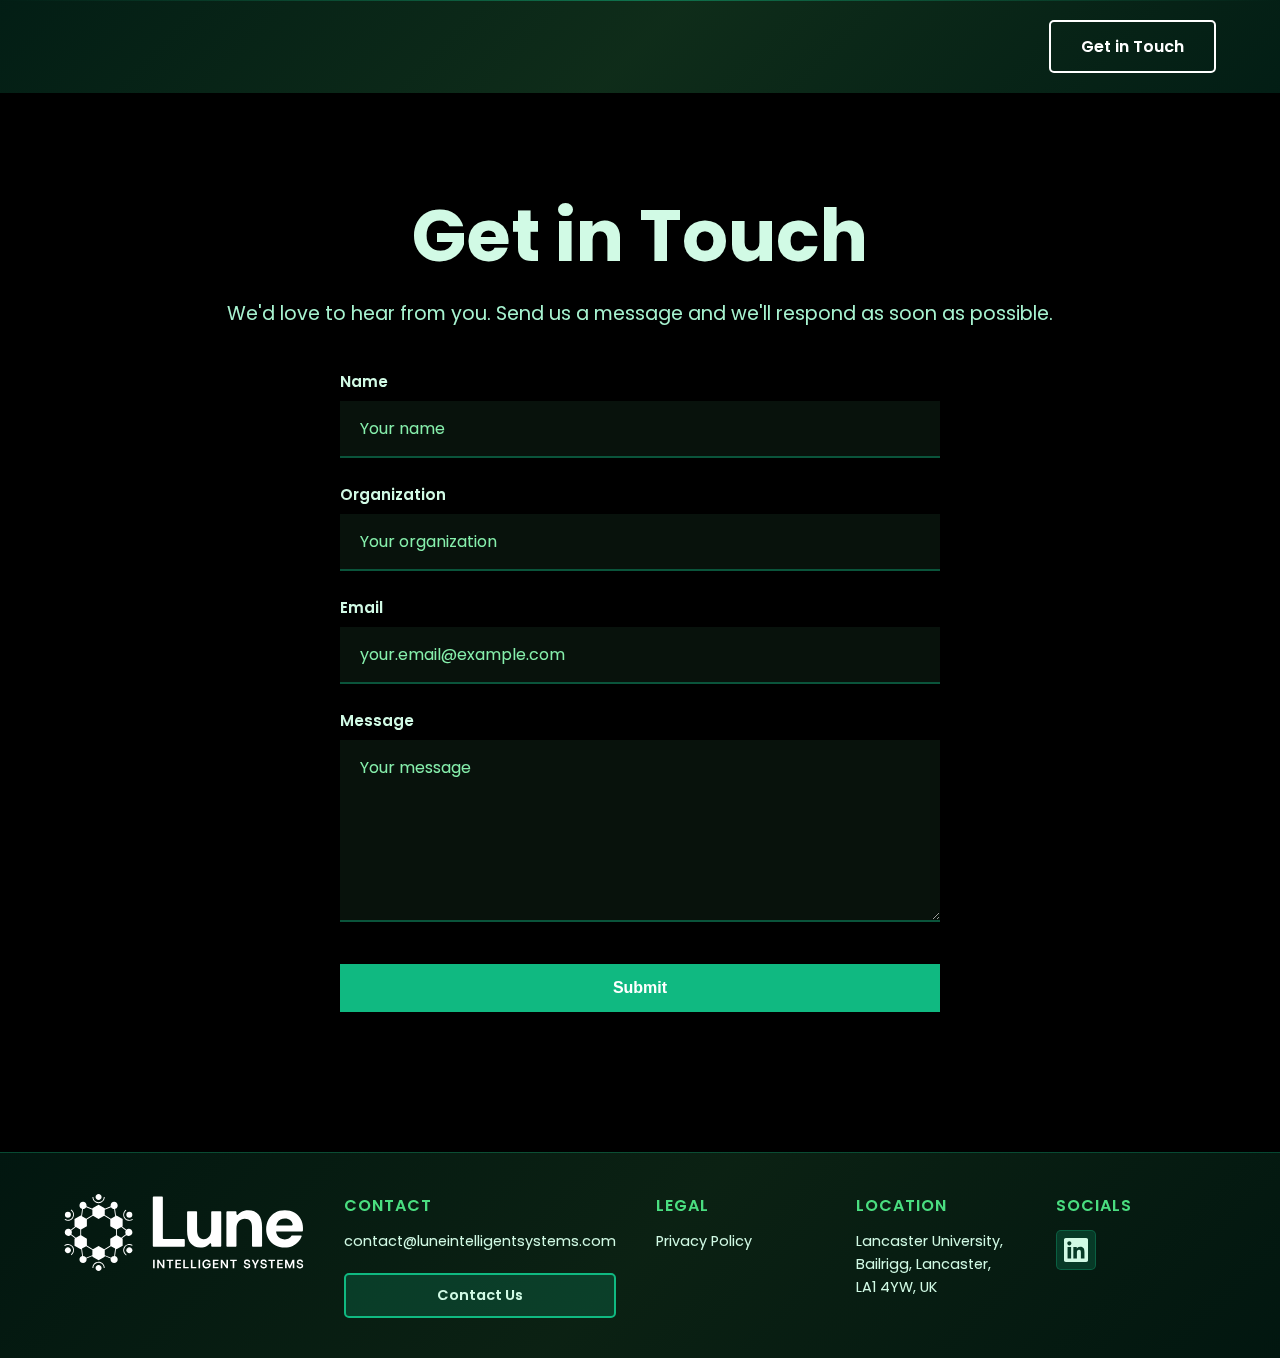
<file: contact/index.html>
<!DOCTYPE html>
<html lang="en">
<head>
    <meta charset="UTF-8">
    <meta name="viewport" content="width=device-width, initial-scale=1.0">
    <meta name="description" content="Get in touch with Lune Intelligent Systems. Contact our team to discuss swarm robotics solutions for extreme environments and hazardous operations.">
    <meta name="theme-color" content="#10b981">
    <title>Contact Us - Lune Intelligent Systems</title>
    <link rel="preconnect" href="https://fonts.googleapis.com">
    <link rel="preconnect" href="https://fonts.gstatic.com" crossorigin>
    <link href="https://fonts.googleapis.com/css2?family=Poppins:wght@400;500;600;700&display=swap" rel="stylesheet">
    <link rel="stylesheet" href="../css/styles.css">
    
    <!-- Cookiebot - Cookie Consent Management -->
    <script id="Cookiebot" src="https://consent.cookiebot.com/uc.js" data-cbid="835f40e5-0986-4f37-ab49-ea9967c5c0df" data-blockingmode="auto" type="text/javascript"></script>
    
    <!-- Structured Data - Organization Schema -->
    <script type="application/ld+json">
    {
      "@context": "https://schema.org",
      "@type": "Organization",
      "name": "Lune Intelligent Systems",
      "url": "https://luneintelligentsystems.com",
      "logo": "https://luneintelligentsystems.com/assets/images/lunelogos/SVG/__Lune-Logo-All-White.svg",
      "description": "Pioneering autonomous swarm robotics for extreme environments. Cooperative robotic swarms for nuclear decommissioning, environmental monitoring, gas quantification, and search & rescue operations.",
      "foundingDate": "2024",
      "address": {
        "@type": "PostalAddress",
        "streetAddress": "Lancaster University, Bailrigg",
        "addressLocality": "Lancaster",
        "postalCode": "LA1 4YW",
        "addressCountry": "GB"
      },
      "contactPoint": {
        "@type": "ContactPoint",
        "email": "contact@luneintelligentsystems.com",
        "contactType": "Customer Service"
      },
      "sameAs": [
        "https://www.linkedin.com/company/lune-intelligent-systems"
      ]
    }
    </script>
</head>
<body>
    <!-- Skip Navigation Link for Accessibility -->
    <a href="#main-content" class="skip-link">Skip to main content</a>
    
    <header class="header-panel">
        <div class="logo-container">
            <a href="/" style="display: flex; align-items: center; gap: 15px; text-decoration: none;">
                <img src="../assets/images/lunelogos/SVG/__Lune-Logo-Light-Green-Icon-White-Lune-Text.svg" alt="Lune Intelligent Systems" class="logo-full" />
            </a>
        </div>
        <a href="/contact/" class="contact-button" style="text-decoration: none; display: inline-block;">Get in Touch</a>
    </header>
    
    <div class="container">
        <div class="content" id="main-content">
            <h2 class="heading scroll-animate">Get in Touch</h2>
            <p class="description scroll-animate scroll-animate-delay-1">We'd love to hear from you. Send us a message and we'll respond as soon as possible.</p>

            <form class="contact-form scroll-animate scroll-animate-delay-2" id="contactForm">
                <div class="form-group">
                    <label for="name">Name</label>
                    <input 
                        type="text" 
                        id="name" 
                        name="name"
                        placeholder="Your name" 
                        required
                    >
                </div>

                <div class="form-group">
                    <label for="organization">Organization</label>
                    <input 
                        type="text" 
                        id="organization" 
                        name="organization"
                        placeholder="Your organization" 
                    >
                </div>

                <div class="form-group">
                    <label for="email">Email</label>
                    <input 
                        type="email" 
                        id="email" 
                        name="email"
                        placeholder="your.email@example.com" 
                        required
                    >
                </div>

                <div class="form-group">
                    <label for="message">Message</label>
                    <textarea 
                        id="message" 
                        name="message"
                        placeholder="Your message" 
                        rows="6"
                        required
                    ></textarea>
                </div>

                <button type="submit" class="submit-button">Submit</button>
            </form>
            <p class="form-message" id="formMessage"></p>
        </div>
    </div>

    <footer class="footer">
        <div class="footer-content footer-content-extended">
            <div class="footer-logo">
                <img src="../assets/images/lunelogos/SVG/__Lune-Logo-All-White.svg" alt="Lune Intelligent Systems" class="footer-logo-image" />
            </div>
            
            <div class="footer-section">
                <h3 class="footer-section-title">Contact</h3>
                <p class="footer-section-content">
                    <a href="mailto:contact@luneintelligentsystems.com" class="footer-link">contact@luneintelligentsystems.com</a>
                </p>
                <a href="/contact/" class="footer-contact-button">Contact Us</a>
            </div>
            
            <div class="footer-section">
                <h3 class="footer-section-title">Legal</h3>
                <p class="footer-section-content">
                    <a href="/privacy/" class="footer-link">Privacy Policy</a>
                </p>
            </div>
            
            <div class="footer-section">
                <h3 class="footer-section-title">Location</h3>
                <p class="footer-section-content">
                    Lancaster University,<br>
                    Bailrigg, Lancaster,<br>
                    LA1 4YW, UK
                </p>
            </div>
            
            <div class="footer-section">
                <h3 class="footer-section-title">Socials</h3>
                <div class="footer-socials">
                    <a href="https://www.linkedin.com/company/lune-intelligent-systems" target="_blank" rel="noopener noreferrer" class="footer-social-link" aria-label="LinkedIn">
                        <svg width="24" height="24" viewBox="0 0 24 24" fill="currentColor" role="img" aria-label="LinkedIn icon">
                            <path d="M20.447 20.452h-3.554v-5.569c0-1.328-.027-3.037-1.852-3.037-1.853 0-2.136 1.445-2.136 2.939v5.667H9.351V9h3.414v1.561h.046c.477-.9 1.637-1.85 3.37-1.85 3.601 0 4.267 2.37 4.267 5.455v6.286zM5.337 7.433c-1.144 0-2.063-.926-2.063-2.065 0-1.138.92-2.063 2.063-2.063 1.14 0 2.064.925 2.064 2.063 0 1.139-.925 2.065-2.064 2.065zm1.782 13.019H3.555V9h3.564v11.452zM22.225 0H1.771C.792 0 0 .774 0 1.729v20.542C0 23.227.792 24 1.771 24h20.451C23.2 24 24 23.227 24 22.271V1.729C24 .774 23.2 0 22.222 0h.003z"/>
                        </svg>
                    </a>
                </div>
            </div>
        </div>
    </footer>

    <!-- Microsoft Clarity Analytics -->
    <script type="text/plain" data-cookieconsent="statistics">
    (function(c,l,a,r,i,t,y){
        c[a]=c[a]||function(){(c[a].q=c[a].q||[]).push(arguments)};
        t=l.createElement(r);t.async=1;t.src="https://www.clarity.ms/tag/"+i;
        y=l.getElementsByTagName(r)[0];y.parentNode.insertBefore(t,y);
    })(window, document, "clarity", "script", "v7k1kh7x4a");
    </script>

    <script src="../js/contact.js"></script>
</body>
</html>
</file>
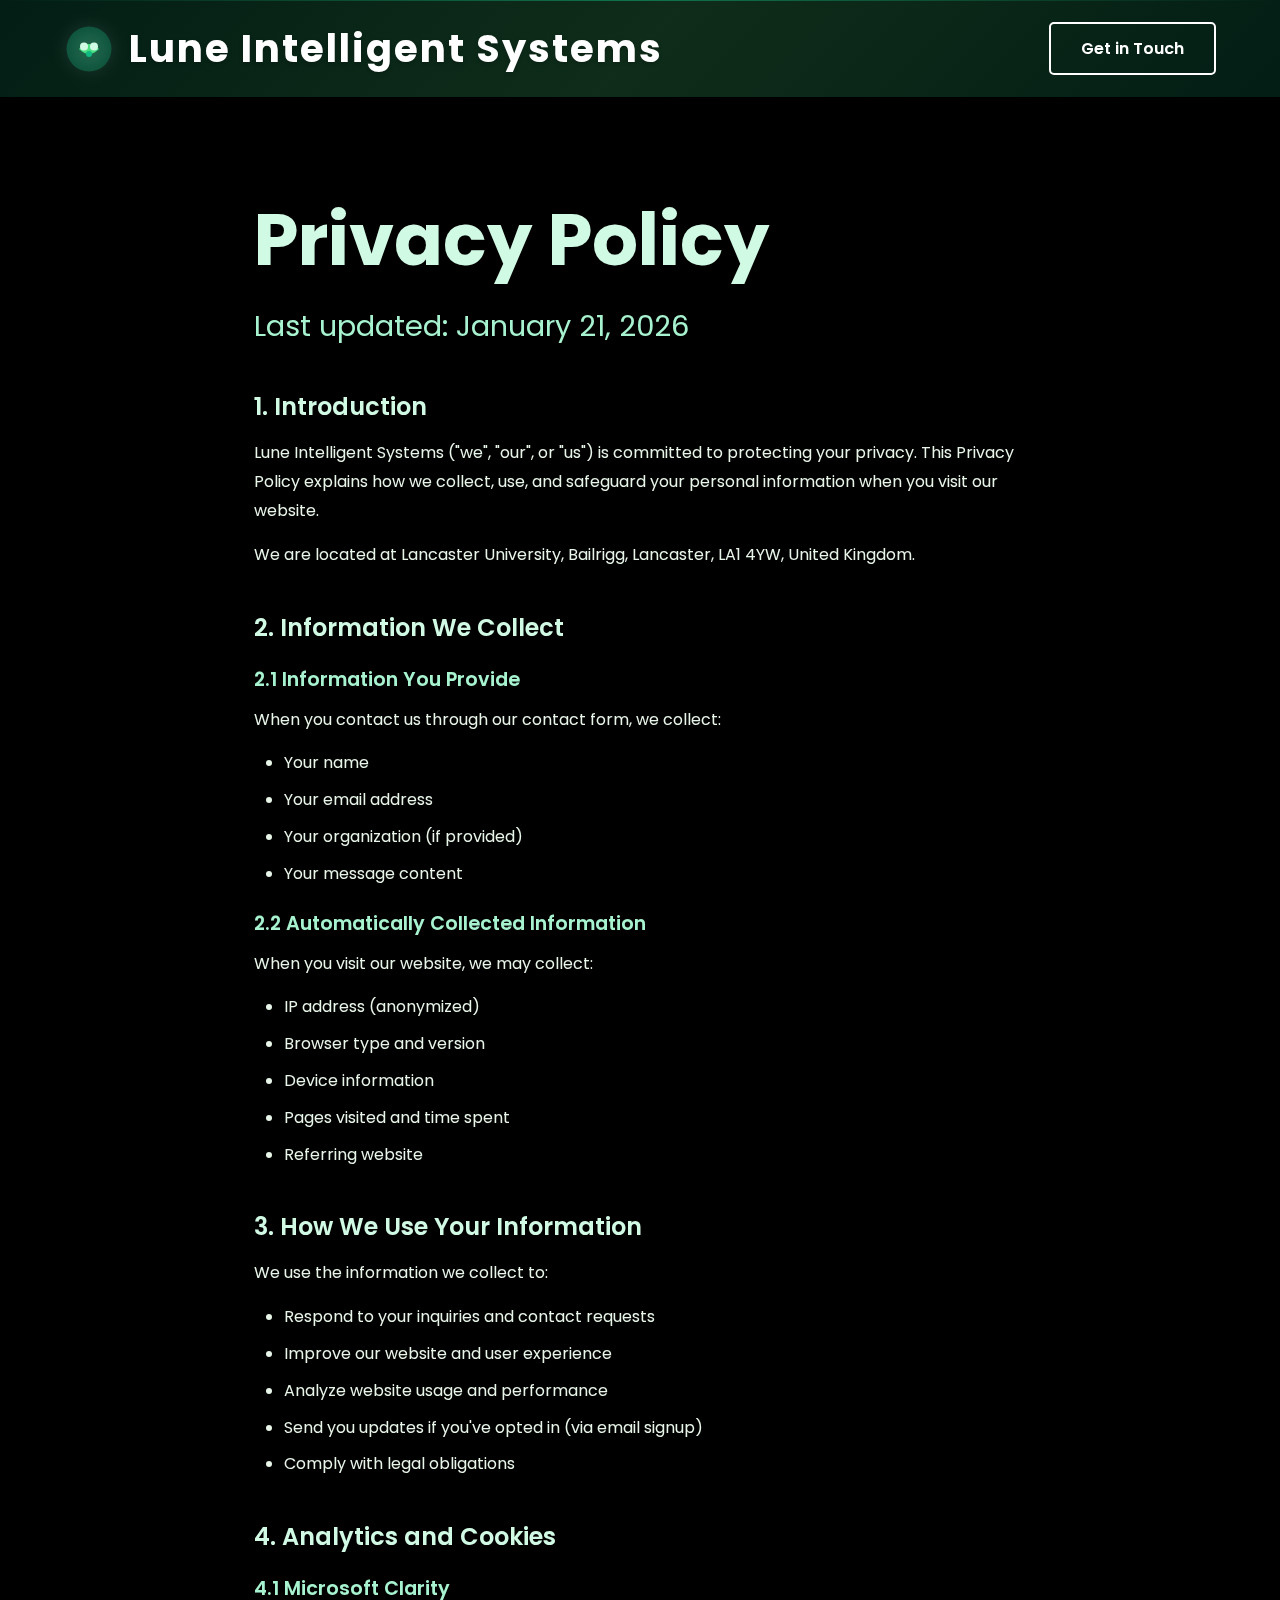
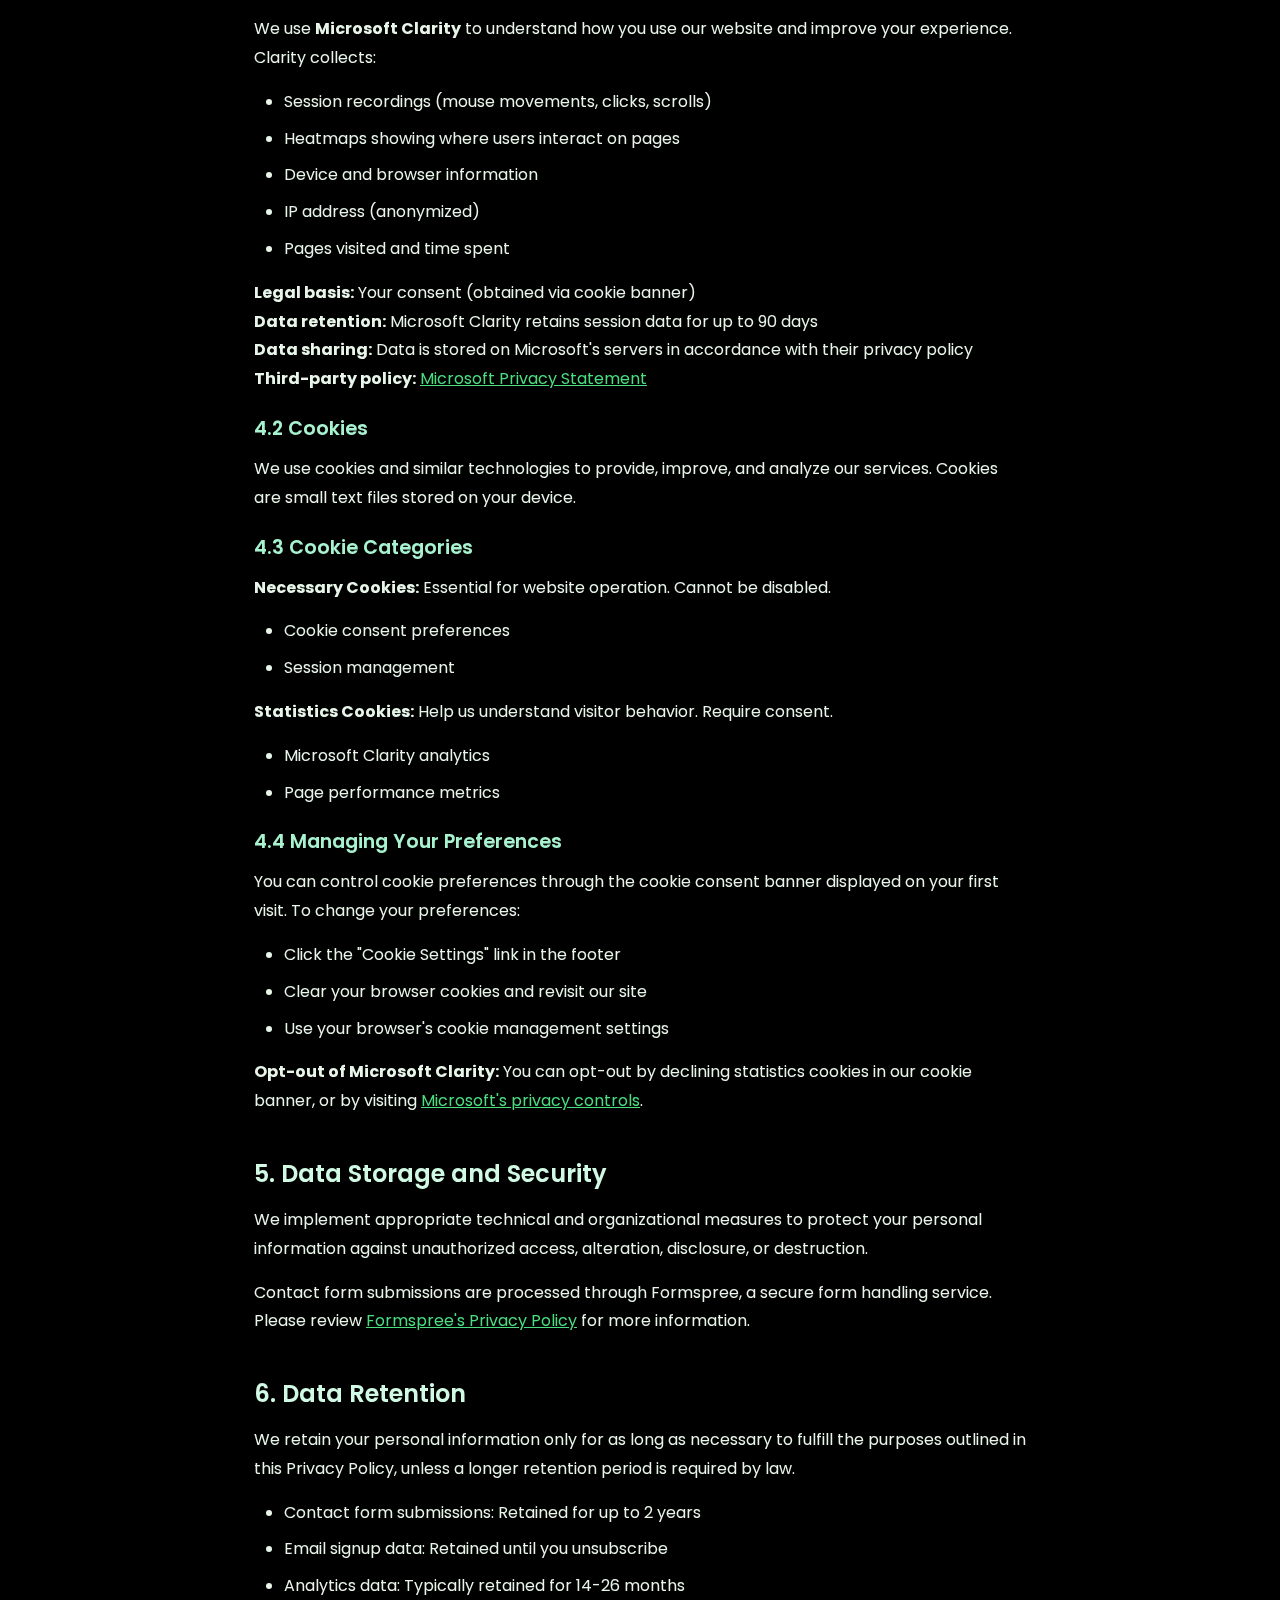
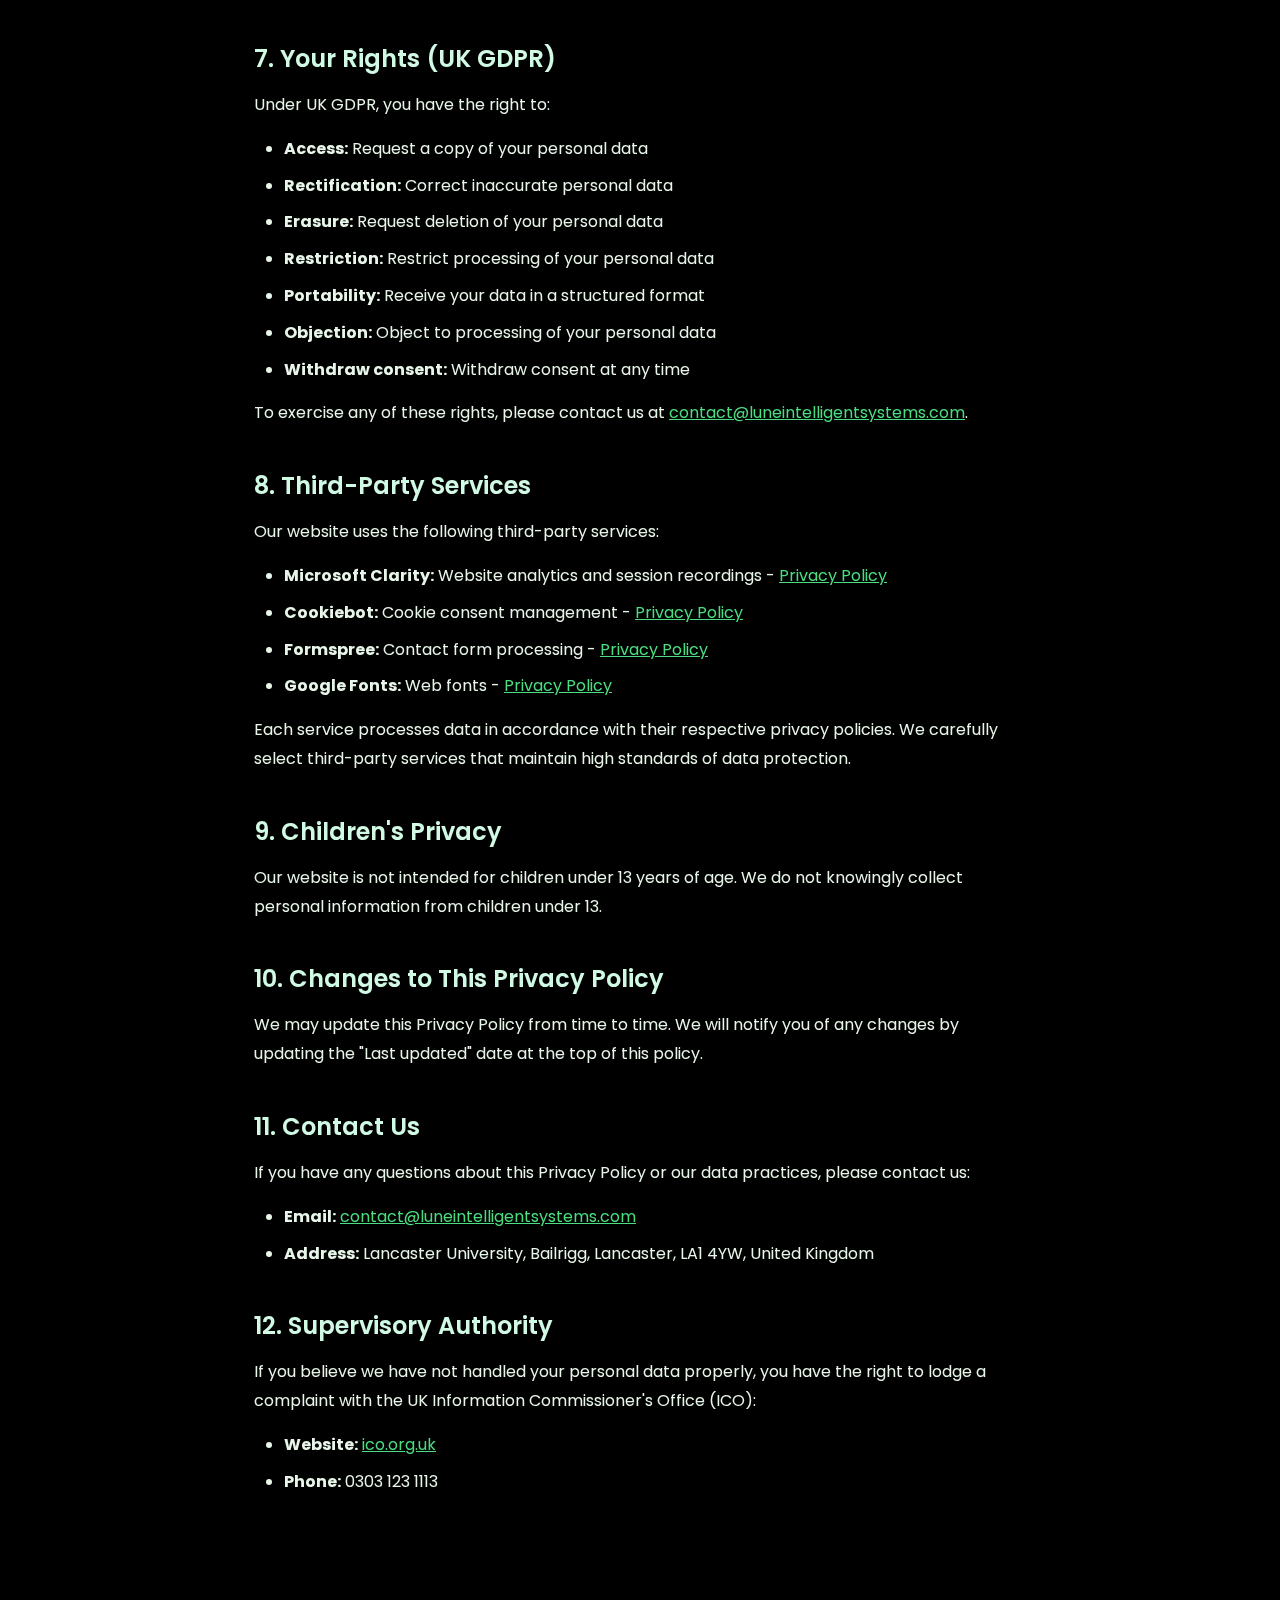
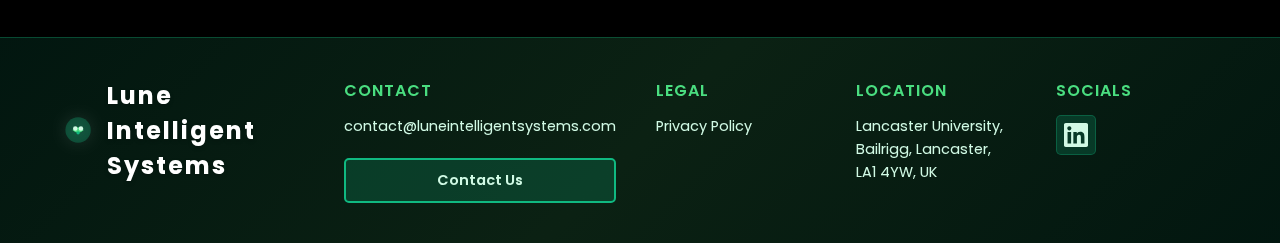
<file: privacy/index.html>
<!DOCTYPE html>
<html lang="en">
<head>
    <meta charset="UTF-8">
    <meta name="viewport" content="width=device-width, initial-scale=1.0">
    <meta name="description" content="Privacy Policy for Lune Intelligent Systems. Learn how we collect, use, and protect your personal data.">
    <meta name="theme-color" content="#10b981">
    <title>Privacy Policy - Lune Intelligent Systems</title>
    
    <!-- Open Graph / Facebook -->
    <meta property="og:type" content="website">
    <meta property="og:url" content="https://luneintelligentsystems.com/privacy/">
    <meta property="og:title" content="Privacy Policy - Lune Intelligent Systems">
    <meta property="og:description" content="Privacy Policy for Lune Intelligent Systems. Learn how we collect, use, and protect your personal data.">
    <meta property="og:image" content="https://luneintelligentsystems.com/assets/images/logos/LuneIconLightGreen-blackbg.png">
    <meta property="og:image:width" content="1200">
    <meta property="og:image:height" content="630">
    <meta property="og:image:type" content="image/png">
    <meta property="og:site_name" content="Lune Intelligent Systems">
    
    <!-- Twitter -->
    <meta name="twitter:card" content="summary_large_image">
    <meta name="twitter:url" content="https://luneintelligentsystems.com/privacy/">
    <meta name="twitter:title" content="Privacy Policy - Lune Intelligent Systems">
    <meta name="twitter:description" content="Privacy Policy for Lune Intelligent Systems. Learn how we collect, use, and protect your personal data.">
    <meta name="twitter:image" content="https://luneintelligentsystems.com/assets/images/logos/LuneIconLightGreen-blackbg.png">
    <link rel="preconnect" href="https://fonts.googleapis.com">
    <link rel="preconnect" href="https://fonts.gstatic.com" crossorigin>
    <link href="https://fonts.googleapis.com/css2?family=Poppins:wght@400;500;600;700&display=swap" rel="stylesheet">
    <link rel="stylesheet" href="../css/styles.css">
    
    <!-- Cookiebot - Cookie Consent Management -->
    <script id="Cookiebot" src="https://consent.cookiebot.com/uc.js" data-cbid="835f40e5-0986-4f37-ab49-ea9967c5c0df" data-blockingmode="auto" type="text/javascript"></script>
</head>
<body>
    <!-- Skip Navigation Link for Accessibility -->
    <a href="#main-content" class="skip-link">Skip to main content</a>
    
    <header class="header-panel">
        <div class="logo-container">
            <a href="/" style="display: flex; align-items: center; gap: 15px; text-decoration: none;">
                <svg class="logo-icon" viewBox="0 0 100 100" xmlns="http://www.w3.org/2000/svg" role="img" aria-label="Lune Intelligent Systems logo">
                    <circle cx="50" cy="50" r="45" fill="#10b981" opacity="0.3"/>
                    <path d="M 30 50 Q 50 30 70 50 Q 50 70 30 50" fill="#4ade80"/>
                    <circle cx="40" cy="45" r="8" fill="#d1fae5"/>
                    <circle cx="60" cy="45" r="8" fill="#d1fae5"/>
                    <circle cx="50" cy="60" r="6" fill="#10b981"/>
                </svg>
                <h1 class="logo">Lune Intelligent Systems</h1>
            </a>
        </div>
        <a href="/contact/" class="contact-button" style="text-decoration: none; display: inline-block;">Get in Touch</a>
    </header>
    
    <div class="container">
        <div class="content privacy-content" id="main-content">
            <h2 class="heading">Privacy Policy</h2>
            <p class="description" style="margin-bottom: 40px;">Last updated: January 21, 2026</p>

            <div class="privacy-section">
                <h3 class="privacy-heading">1. Introduction</h3>
                <p class="privacy-text">
                    Lune Intelligent Systems ("we", "our", or "us") is committed to protecting your privacy. 
                    This Privacy Policy explains how we collect, use, and safeguard your personal information 
                    when you visit our website.
                </p>
                <p class="privacy-text">
                    We are located at Lancaster University, Bailrigg, Lancaster, LA1 4YW, United Kingdom.
                </p>
            </div>

            <div class="privacy-section">
                <h3 class="privacy-heading">2. Information We Collect</h3>
                <h4 class="privacy-subheading">2.1 Information You Provide</h4>
                <p class="privacy-text">When you contact us through our contact form, we collect:</p>
                <ul class="privacy-list">
                    <li>Your name</li>
                    <li>Your email address</li>
                    <li>Your organization (if provided)</li>
                    <li>Your message content</li>
                </ul>

                <h4 class="privacy-subheading">2.2 Automatically Collected Information</h4>
                <p class="privacy-text">When you visit our website, we may collect:</p>
                <ul class="privacy-list">
                    <li>IP address (anonymized)</li>
                    <li>Browser type and version</li>
                    <li>Device information</li>
                    <li>Pages visited and time spent</li>
                    <li>Referring website</li>
                </ul>
            </div>

            <div class="privacy-section">
                <h3 class="privacy-heading">3. How We Use Your Information</h3>
                <p class="privacy-text">We use the information we collect to:</p>
                <ul class="privacy-list">
                    <li>Respond to your inquiries and contact requests</li>
                    <li>Improve our website and user experience</li>
                    <li>Analyze website usage and performance</li>
                    <li>Send you updates if you've opted in (via email signup)</li>
                    <li>Comply with legal obligations</li>
                </ul>
            </div>

            <div class="privacy-section">
                <h3 class="privacy-heading">4. Analytics and Cookies</h3>
                
                <h4 class="privacy-subheading">4.1 Microsoft Clarity</h4>
                <p class="privacy-text">
                    We use <strong>Microsoft Clarity</strong> to understand how you use our website and improve your experience. 
                    Clarity collects:
                </p>
                <ul class="privacy-list">
                    <li>Session recordings (mouse movements, clicks, scrolls)</li>
                    <li>Heatmaps showing where users interact on pages</li>
                    <li>Device and browser information</li>
                    <li>IP address (anonymized)</li>
                    <li>Pages visited and time spent</li>
                </ul>
                <p class="privacy-text">
                    <strong>Legal basis:</strong> Your consent (obtained via cookie banner)<br>
                    <strong>Data retention:</strong> Microsoft Clarity retains session data for up to 90 days<br>
                    <strong>Data sharing:</strong> Data is stored on Microsoft's servers in accordance with their privacy policy<br>
                    <strong>Third-party policy:</strong> <a href="https://privacy.microsoft.com/en-us/privacystatement" target="_blank" rel="noopener noreferrer" class="privacy-link">Microsoft Privacy Statement</a>
                </p>
                
                <h4 class="privacy-subheading">4.2 Cookies</h4>
                <p class="privacy-text">
                    We use cookies and similar technologies to provide, improve, and analyze our services. 
                    Cookies are small text files stored on your device.
                </p>
                
                <h4 class="privacy-subheading">4.3 Cookie Categories</h4>
                <p class="privacy-text"><strong>Necessary Cookies:</strong> Essential for website operation. Cannot be disabled.</p>
                <ul class="privacy-list">
                    <li>Cookie consent preferences</li>
                    <li>Session management</li>
                </ul>
                
                <p class="privacy-text"><strong>Statistics Cookies:</strong> Help us understand visitor behavior. Require consent.</p>
                <ul class="privacy-list">
                    <li>Microsoft Clarity analytics</li>
                    <li>Page performance metrics</li>
                </ul>
                
                <h4 class="privacy-subheading">4.4 Managing Your Preferences</h4>
                <p class="privacy-text">
                    You can control cookie preferences through the cookie consent banner displayed on your first visit. 
                    To change your preferences:
                </p>
                <ul class="privacy-list">
                    <li>Click the "Cookie Settings" link in the footer</li>
                    <li>Clear your browser cookies and revisit our site</li>
                    <li>Use your browser's cookie management settings</li>
                </ul>
                <p class="privacy-text">
                    <strong>Opt-out of Microsoft Clarity:</strong> You can opt-out by declining statistics cookies in our cookie banner, 
                    or by visiting <a href="https://privacy.microsoft.com/en-us/privacystatement" target="_blank" rel="noopener noreferrer" class="privacy-link">Microsoft's privacy controls</a>.
                </p>
            </div>

            <div class="privacy-section">
                <h3 class="privacy-heading">5. Data Storage and Security</h3>
                <p class="privacy-text">
                    We implement appropriate technical and organizational measures to protect your personal information 
                    against unauthorized access, alteration, disclosure, or destruction.
                </p>
                <p class="privacy-text">
                    Contact form submissions are processed through Formspree, a secure form handling service. 
                    Please review <a href="https://formspree.io/legal/privacy-policy/" target="_blank" rel="noopener noreferrer" class="privacy-link">Formspree's Privacy Policy</a> for more information.
                </p>
            </div>

            <div class="privacy-section">
                <h3 class="privacy-heading">6. Data Retention</h3>
                <p class="privacy-text">
                    We retain your personal information only for as long as necessary to fulfill the purposes outlined 
                    in this Privacy Policy, unless a longer retention period is required by law.
                </p>
                <ul class="privacy-list">
                    <li>Contact form submissions: Retained for up to 2 years</li>
                    <li>Email signup data: Retained until you unsubscribe</li>
                    <li>Analytics data: Typically retained for 14-26 months</li>
                </ul>
            </div>

            <div class="privacy-section">
                <h3 class="privacy-heading">7. Your Rights (UK GDPR)</h3>
                <p class="privacy-text">Under UK GDPR, you have the right to:</p>
                <ul class="privacy-list">
                    <li><strong>Access:</strong> Request a copy of your personal data</li>
                    <li><strong>Rectification:</strong> Correct inaccurate personal data</li>
                    <li><strong>Erasure:</strong> Request deletion of your personal data</li>
                    <li><strong>Restriction:</strong> Restrict processing of your personal data</li>
                    <li><strong>Portability:</strong> Receive your data in a structured format</li>
                    <li><strong>Objection:</strong> Object to processing of your personal data</li>
                    <li><strong>Withdraw consent:</strong> Withdraw consent at any time</li>
                </ul>
                <p class="privacy-text">
                    To exercise any of these rights, please contact us at 
                    <a href="mailto:contact@luneintelligentsystems.com" class="privacy-link">contact@luneintelligentsystems.com</a>.
                </p>
            </div>

            <div class="privacy-section">
                <h3 class="privacy-heading">8. Third-Party Services</h3>
                <p class="privacy-text">Our website uses the following third-party services:</p>
                <ul class="privacy-list">
                    <li><strong>Microsoft Clarity:</strong> Website analytics and session recordings - <a href="https://privacy.microsoft.com/en-us/privacystatement" target="_blank" rel="noopener noreferrer" class="privacy-link">Privacy Policy</a></li>
                    <li><strong>Cookiebot:</strong> Cookie consent management - <a href="https://www.cookiebot.com/en/privacy-policy/" target="_blank" rel="noopener noreferrer" class="privacy-link">Privacy Policy</a></li>
                    <li><strong>Formspree:</strong> Contact form processing - <a href="https://formspree.io/legal/privacy-policy/" target="_blank" rel="noopener noreferrer" class="privacy-link">Privacy Policy</a></li>
                    <li><strong>Google Fonts:</strong> Web fonts - <a href="https://policies.google.com/privacy" target="_blank" rel="noopener noreferrer" class="privacy-link">Privacy Policy</a></li>
                </ul>
                <p class="privacy-text">
                    Each service processes data in accordance with their respective privacy policies. 
                    We carefully select third-party services that maintain high standards of data protection.
                </p>
            </div>

            <div class="privacy-section">
                <h3 class="privacy-heading">9. Children's Privacy</h3>
                <p class="privacy-text">
                    Our website is not intended for children under 13 years of age. We do not knowingly collect 
                    personal information from children under 13.
                </p>
            </div>

            <div class="privacy-section">
                <h3 class="privacy-heading">10. Changes to This Privacy Policy</h3>
                <p class="privacy-text">
                    We may update this Privacy Policy from time to time. We will notify you of any changes by 
                    updating the "Last updated" date at the top of this policy.
                </p>
            </div>

            <div class="privacy-section">
                <h3 class="privacy-heading">11. Contact Us</h3>
                <p class="privacy-text">
                    If you have any questions about this Privacy Policy or our data practices, please contact us:
                </p>
                <ul class="privacy-list">
                    <li><strong>Email:</strong> <a href="mailto:contact@luneintelligentsystems.com" class="privacy-link">contact@luneintelligentsystems.com</a></li>
                    <li><strong>Address:</strong> Lancaster University, Bailrigg, Lancaster, LA1 4YW, United Kingdom</li>
                </ul>
            </div>

            <div class="privacy-section">
                <h3 class="privacy-heading">12. Supervisory Authority</h3>
                <p class="privacy-text">
                    If you believe we have not handled your personal data properly, you have the right to lodge 
                    a complaint with the UK Information Commissioner's Office (ICO):
                </p>
                <ul class="privacy-list">
                    <li><strong>Website:</strong> <a href="https://ico.org.uk/" target="_blank" rel="noopener noreferrer" class="privacy-link">ico.org.uk</a></li>
                    <li><strong>Phone:</strong> 0303 123 1113</li>
                </ul>
            </div>
        </div>
    </div>

    <footer class="footer">
        <div class="footer-content footer-content-extended">
            <div class="footer-logo">
                <svg class="logo-icon" viewBox="0 0 100 100" xmlns="http://www.w3.org/2000/svg" role="img" aria-label="Lune Intelligent Systems logo">
                    <circle cx="50" cy="50" r="45" fill="#10b981" opacity="0.3"/>
                    <path d="M 30 50 Q 50 30 70 50 Q 50 70 30 50" fill="#4ade80"/>
                    <circle cx="40" cy="45" r="8" fill="#d1fae5"/>
                    <circle cx="60" cy="45" r="8" fill="#d1fae5"/>
                    <circle cx="50" cy="60" r="6" fill="#10b981"/>
                </svg>
                <h2 class="footer-logo-text">Lune Intelligent Systems</h2>
            </div>
            
            <div class="footer-section">
                <h3 class="footer-section-title">Contact</h3>
                <p class="footer-section-content">
                    <a href="mailto:contact@luneintelligentsystems.com" class="footer-link">contact@luneintelligentsystems.com</a>
                </p>
                <a href="/contact/" class="footer-contact-button">Contact Us</a>
            </div>
            
            <div class="footer-section">
                <h3 class="footer-section-title">Legal</h3>
                <p class="footer-section-content">
                    <a href="/privacy/" class="footer-link">Privacy Policy</a>
                </p>
            </div>
            
            <div class="footer-section">
                <h3 class="footer-section-title">Location</h3>
                <p class="footer-section-content">
                    Lancaster University,<br>
                    Bailrigg, Lancaster,<br>
                    LA1 4YW, UK
                </p>
            </div>
            
            <div class="footer-section">
                <h3 class="footer-section-title">Socials</h3>
                <div class="footer-socials">
                    <a href="https://www.linkedin.com/company/lune-intelligent-systems" target="_blank" rel="noopener noreferrer" class="footer-social-link" aria-label="LinkedIn">
                        <svg width="24" height="24" viewBox="0 0 24 24" fill="currentColor" role="img" aria-label="LinkedIn icon">
                            <path d="M20.447 20.452h-3.554v-5.569c0-1.328-.027-3.037-1.852-3.037-1.853 0-2.136 1.445-2.136 2.939v5.667H9.351V9h3.414v1.561h.046c.477-.9 1.637-1.85 3.37-1.85 3.601 0 4.267 2.37 4.267 5.455v6.286zM5.337 7.433c-1.144 0-2.063-.926-2.063-2.065 0-1.138.92-2.063 2.063-2.063 1.14 0 2.064.925 2.064 2.063 0 1.139-.925 2.065-2.064 2.065zm1.782 13.019H3.555V9h3.564v11.452zM22.225 0H1.771C.792 0 0 .774 0 1.729v20.542C0 23.227.792 24 1.771 24h20.451C23.2 24 24 23.227 24 22.271V1.729C24 .774 23.2 0 22.222 0h.003z"/>
                        </svg>
                    </a>
                </div>
            </div>
        </div>
    </footer>

    <!-- Microsoft Clarity Analytics -->
    <script type="text/plain" data-cookieconsent="statistics">
    (function(c,l,a,r,i,t,y){
        c[a]=c[a]||function(){(c[a].q=c[a].q||[]).push(arguments)};
        t=l.createElement(r);t.async=1;t.src="https://www.clarity.ms/tag/"+i;
        y=l.getElementsByTagName(r)[0];y.parentNode.insertBefore(t,y);
    })(window, document, "clarity", "script", "v7k1kh7x4a");
    </script>
</body>
</html>
</file>
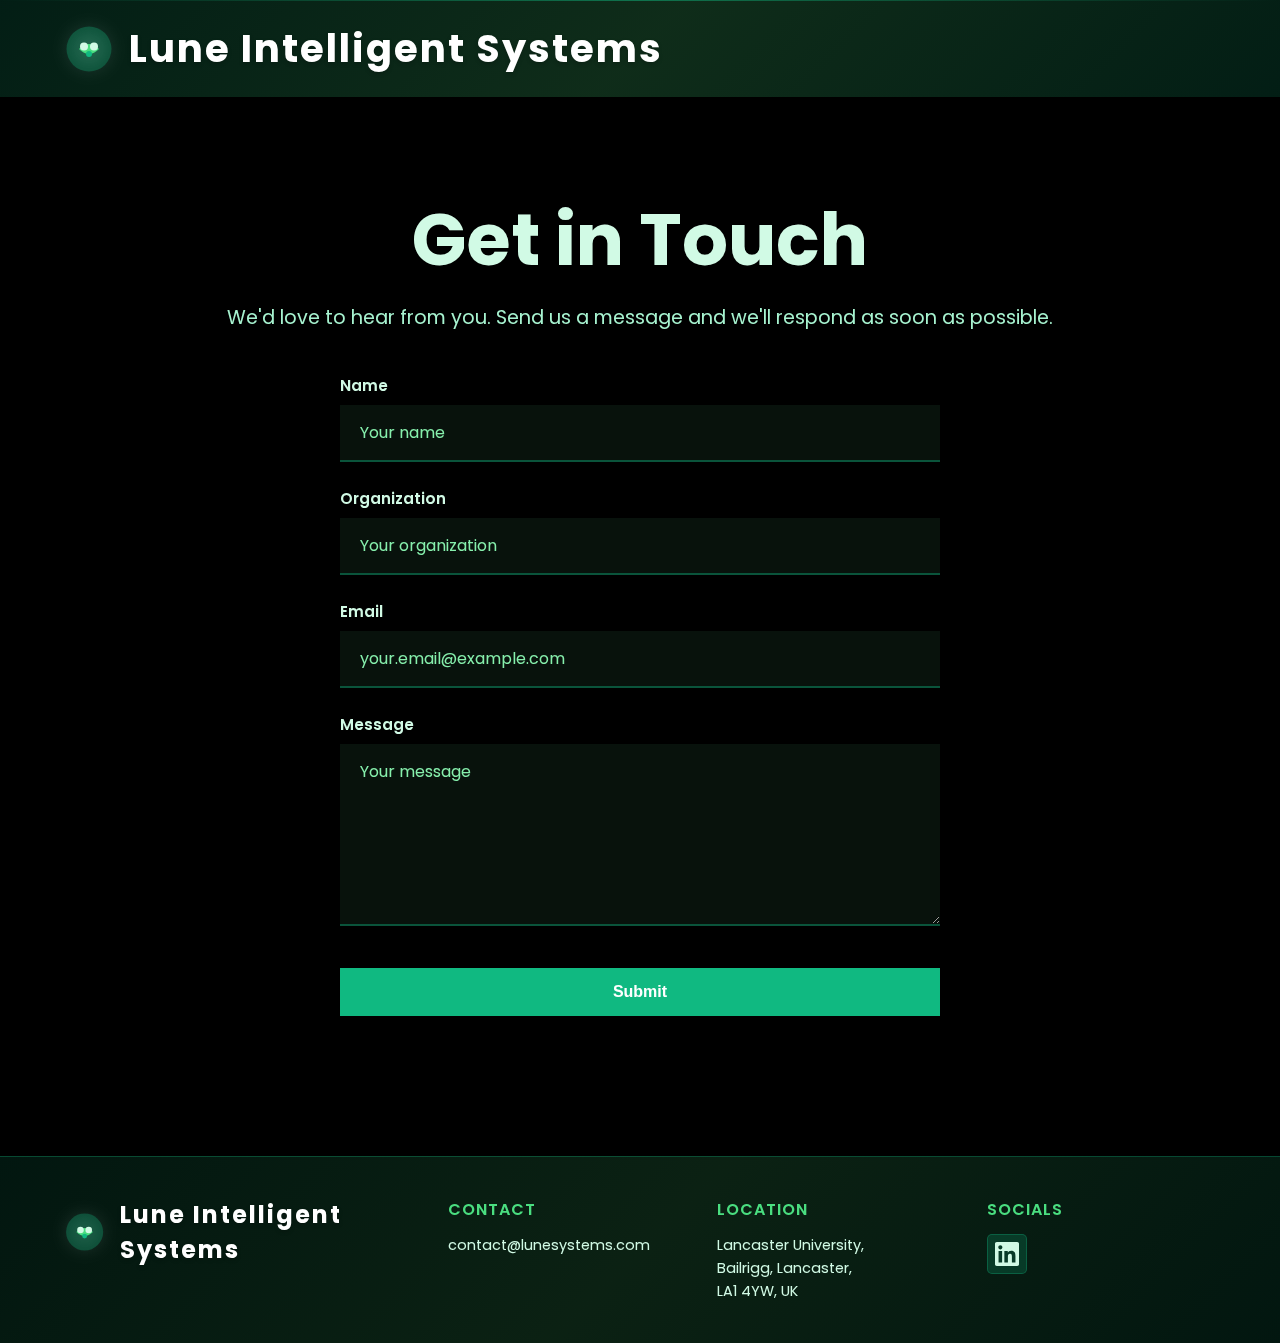
<file: contact.html>
<!DOCTYPE html>
<html lang="en">
<head>
    <meta charset="UTF-8">
    <meta name="viewport" content="width=device-width, initial-scale=1.0">
    <title>Contact Us - Lune Intelligent Systems</title>
    <link rel="preconnect" href="https://fonts.googleapis.com">
    <link rel="preconnect" href="https://fonts.gstatic.com" crossorigin>
    <link href="https://fonts.googleapis.com/css2?family=Poppins:wght@400;500;600;700&display=swap" rel="stylesheet">
    <link rel="stylesheet" href="css/styles.css">
</head>
<body>
    <header class="header-panel">
        <div class="logo-container">
            <a href="index.html" style="display: flex; align-items: center; gap: 15px; text-decoration: none;">
                <svg class="logo-icon" viewBox="0 0 100 100" xmlns="http://www.w3.org/2000/svg">
                    <circle cx="50" cy="50" r="45" fill="#10b981" opacity="0.3"/>
                    <path d="M 30 50 Q 50 30 70 50 Q 50 70 30 50" fill="#4ade80"/>
                    <circle cx="40" cy="45" r="8" fill="#d1fae5"/>
                    <circle cx="60" cy="45" r="8" fill="#d1fae5"/>
                    <circle cx="50" cy="60" r="6" fill="#10b981"/>
                </svg>
                <h1 class="logo">Lune Intelligent Systems</h1>
            </a>
        </div>
    </header>
    
    <div class="container">
        <div class="content">
            <h2 class="heading scroll-animate">Get in Touch</h2>
            <p class="description scroll-animate scroll-animate-delay-1">We'd love to hear from you. Send us a message and we'll respond as soon as possible.</p>

            <form class="contact-form scroll-animate scroll-animate-delay-2" id="contactForm">
                <div class="form-group">
                    <label for="name">Name</label>
                    <input 
                        type="text" 
                        id="name" 
                        name="name"
                        placeholder="Your name" 
                        required
                    >
                </div>

                <div class="form-group">
                    <label for="organization">Organization</label>
                    <input 
                        type="text" 
                        id="organization" 
                        name="organization"
                        placeholder="Your organization" 
                    >
                </div>

                <div class="form-group">
                    <label for="email">Email</label>
                    <input 
                        type="email" 
                        id="email" 
                        name="email"
                        placeholder="your.email@example.com" 
                        required
                    >
                </div>

                <div class="form-group">
                    <label for="message">Message</label>
                    <textarea 
                        id="message" 
                        name="message"
                        placeholder="Your message" 
                        rows="6"
                        required
                    ></textarea>
                </div>

                <button type="submit" class="submit-button">Submit</button>
            </form>
            <p class="form-message" id="formMessage"></p>
        </div>
    </div>

    <footer class="footer">
        <div class="footer-content">
            <div class="footer-logo">
                <svg class="logo-icon" viewBox="0 0 100 100" xmlns="http://www.w3.org/2000/svg">
                    <circle cx="50" cy="50" r="45" fill="#10b981" opacity="0.3"/>
                    <path d="M 30 50 Q 50 30 70 50 Q 50 70 30 50" fill="#4ade80"/>
                    <circle cx="40" cy="45" r="8" fill="#d1fae5"/>
                    <circle cx="60" cy="45" r="8" fill="#d1fae5"/>
                    <circle cx="50" cy="60" r="6" fill="#10b981"/>
                </svg>
                <h2 class="footer-logo-text">Lune Intelligent Systems</h2>
            </div>
            
            <div class="footer-section">
                <h3 class="footer-section-title">Contact</h3>
                <p class="footer-section-content">
                    <a href="mailto:contact@lunesystems.com" class="footer-link">contact@lunesystems.com</a>
                </p>
            </div>
            
            <div class="footer-section">
                <h3 class="footer-section-title">Location</h3>
                <p class="footer-section-content">
                    Lancaster University,<br>
                    Bailrigg, Lancaster,<br>
                    LA1 4YW, UK
                </p>
            </div>
            
            <div class="footer-section">
                <h3 class="footer-section-title">Socials</h3>
                <div class="footer-socials">
                    <a href="https://www.linkedin.com/company/lunesystems" target="_blank" rel="noopener noreferrer" class="footer-social-link" aria-label="LinkedIn">
                        <svg width="24" height="24" viewBox="0 0 24 24" fill="currentColor">
                            <path d="M20.447 20.452h-3.554v-5.569c0-1.328-.027-3.037-1.852-3.037-1.853 0-2.136 1.445-2.136 2.939v5.667H9.351V9h3.414v1.561h.046c.477-.9 1.637-1.85 3.37-1.85 3.601 0 4.267 2.37 4.267 5.455v6.286zM5.337 7.433c-1.144 0-2.063-.926-2.063-2.065 0-1.138.92-2.063 2.063-2.063 1.14 0 2.064.925 2.064 2.063 0 1.139-.925 2.065-2.064 2.065zm1.782 13.019H3.555V9h3.564v11.452zM22.225 0H1.771C.792 0 0 .774 0 1.729v20.542C0 23.227.792 24 1.771 24h20.451C23.2 24 24 23.227 24 22.271V1.729C24 .774 23.2 0 22.222 0h.003z"/>
                        </svg>
                    </a>
                </div>
            </div>
        </div>
    </footer>

    <script src="js/contact.js"></script>
</body>
</html>
</file>
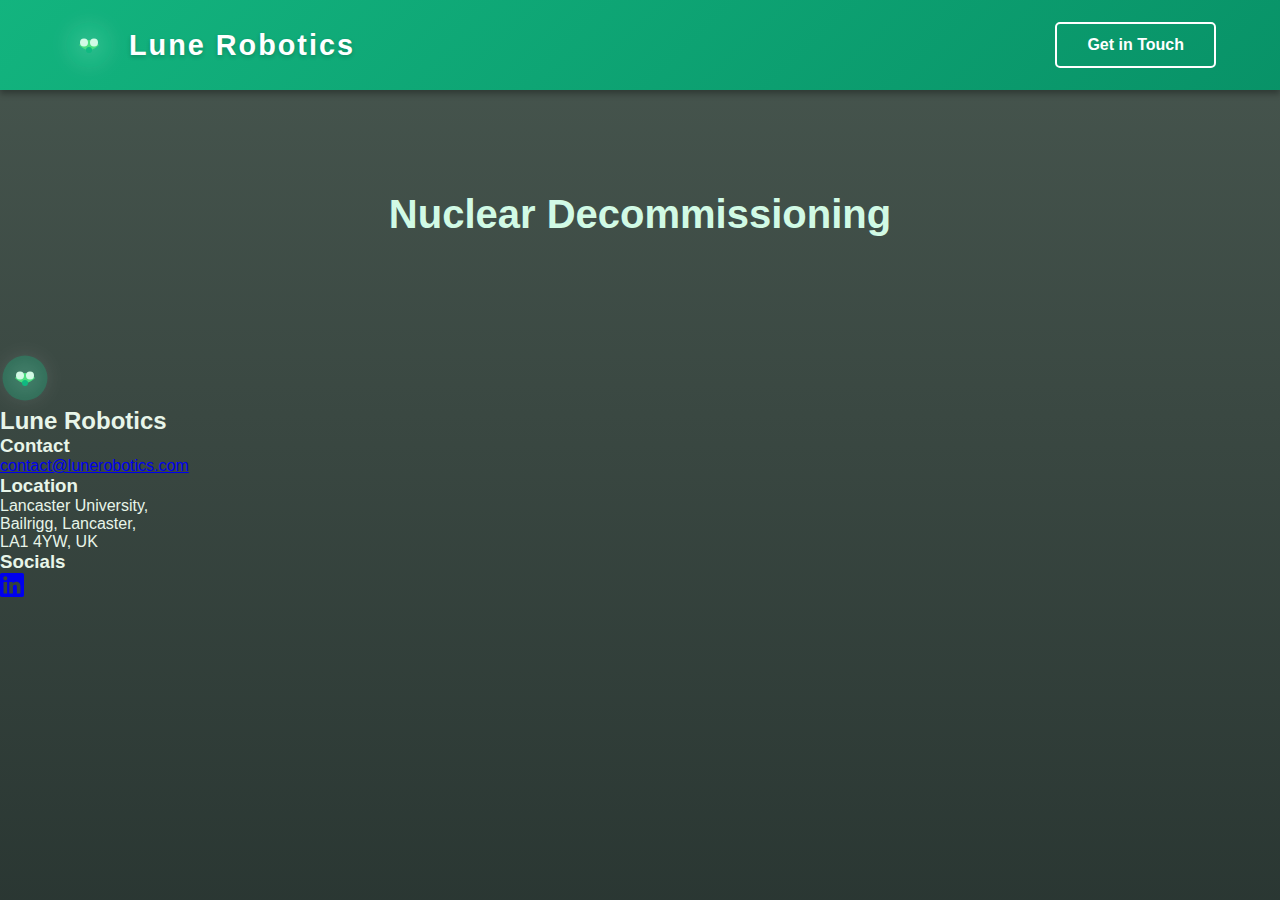
<file: nuclear.html>
<!DOCTYPE html>
<html lang="en">
<head>
    <meta charset="UTF-8">
    <meta name="viewport" content="width=device-width, initial-scale=1.0">
    <title>Nuclear Decommissioning - Lune Robotics</title>
    <link rel="stylesheet" href="styles.css">
</head>
<body>
    <header class="header-panel">
        <div class="logo-container">
            <a href="index.html" style="display: flex; align-items: center; gap: 15px; text-decoration: none;">
                <svg class="logo-icon" viewBox="0 0 100 100" xmlns="http://www.w3.org/2000/svg">
                    <circle cx="50" cy="50" r="45" fill="#10b981" opacity="0.3"/>
                    <path d="M 30 50 Q 50 30 70 50 Q 50 70 30 50" fill="#4ade80"/>
                    <circle cx="40" cy="45" r="8" fill="#d1fae5"/>
                    <circle cx="60" cy="45" r="8" fill="#d1fae5"/>
                    <circle cx="50" cy="60" r="6" fill="#10b981"/>
                </svg>
                <h1 class="logo">Lune Robotics</h1>
            </a>
        </div>
        <a href="contact.html" class="contact-button" style="text-decoration: none; display: inline-block;">Get in Touch</a>
    </header>
    
    <div class="container">
        <div class="content">
            <h2 class="heading scroll-animate">Nuclear Decommissioning</h2>
        </div>
    </div>

    <footer class="footer">
        <div class="footer-content">
            <div class="footer-logo">
                <svg class="logo-icon" viewBox="0 0 100 100" xmlns="http://www.w3.org/2000/svg">
                    <circle cx="50" cy="50" r="45" fill="#10b981" opacity="0.3"/>
                    <path d="M 30 50 Q 50 30 70 50 Q 50 70 30 50" fill="#4ade80"/>
                    <circle cx="40" cy="45" r="8" fill="#d1fae5"/>
                    <circle cx="60" cy="45" r="8" fill="#d1fae5"/>
                    <circle cx="50" cy="60" r="6" fill="#10b981"/>
                </svg>
                <h2 class="footer-logo-text">Lune Robotics</h2>
            </div>
            
            <div class="footer-section">
                <h3 class="footer-section-title">Contact</h3>
                <p class="footer-section-content">
                    <a href="mailto:contact@lunerobotics.com" class="footer-link">contact@lunerobotics.com</a>
                </p>
            </div>
            
            <div class="footer-section">
                <h3 class="footer-section-title">Location</h3>
                <p class="footer-section-content">
                    Lancaster University,<br>
                    Bailrigg, Lancaster,<br>
                    LA1 4YW, UK
                </p>
            </div>
            
            <div class="footer-section">
                <h3 class="footer-section-title">Socials</h3>
                <div class="footer-socials">
                    <a href="https://www.linkedin.com/company/lunerobotics" target="_blank" rel="noopener noreferrer" class="footer-social-link" aria-label="LinkedIn">
                        <svg width="24" height="24" viewBox="0 0 24 24" fill="currentColor">
                            <path d="M20.447 20.452h-3.554v-5.569c0-1.328-.027-3.037-1.852-3.037-1.853 0-2.136 1.445-2.136 2.939v5.667H9.351V9h3.414v1.561h.046c.477-.9 1.637-1.85 3.37-1.85 3.601 0 4.267 2.37 4.267 5.455v6.286zM5.337 7.433c-1.144 0-2.063-.926-2.063-2.065 0-1.138.92-2.063 2.063-2.063 1.14 0 2.064.925 2.064 2.063 0 1.139-.925 2.065-2.064 2.065zm1.782 13.019H3.555V9h3.564v11.452zM22.225 0H1.771C.792 0 0 .774 0 1.729v20.542C0 23.227.792 24 1.771 24h20.451C23.2 24 24 23.227 24 22.271V1.729C24 .774 23.2 0 22.222 0h.003z"/>
                        </svg>
                    </a>
                </div>
            </div>
        </div>
    </footer>

    <script src="script.js"></script>
</body>
</html>
</file>
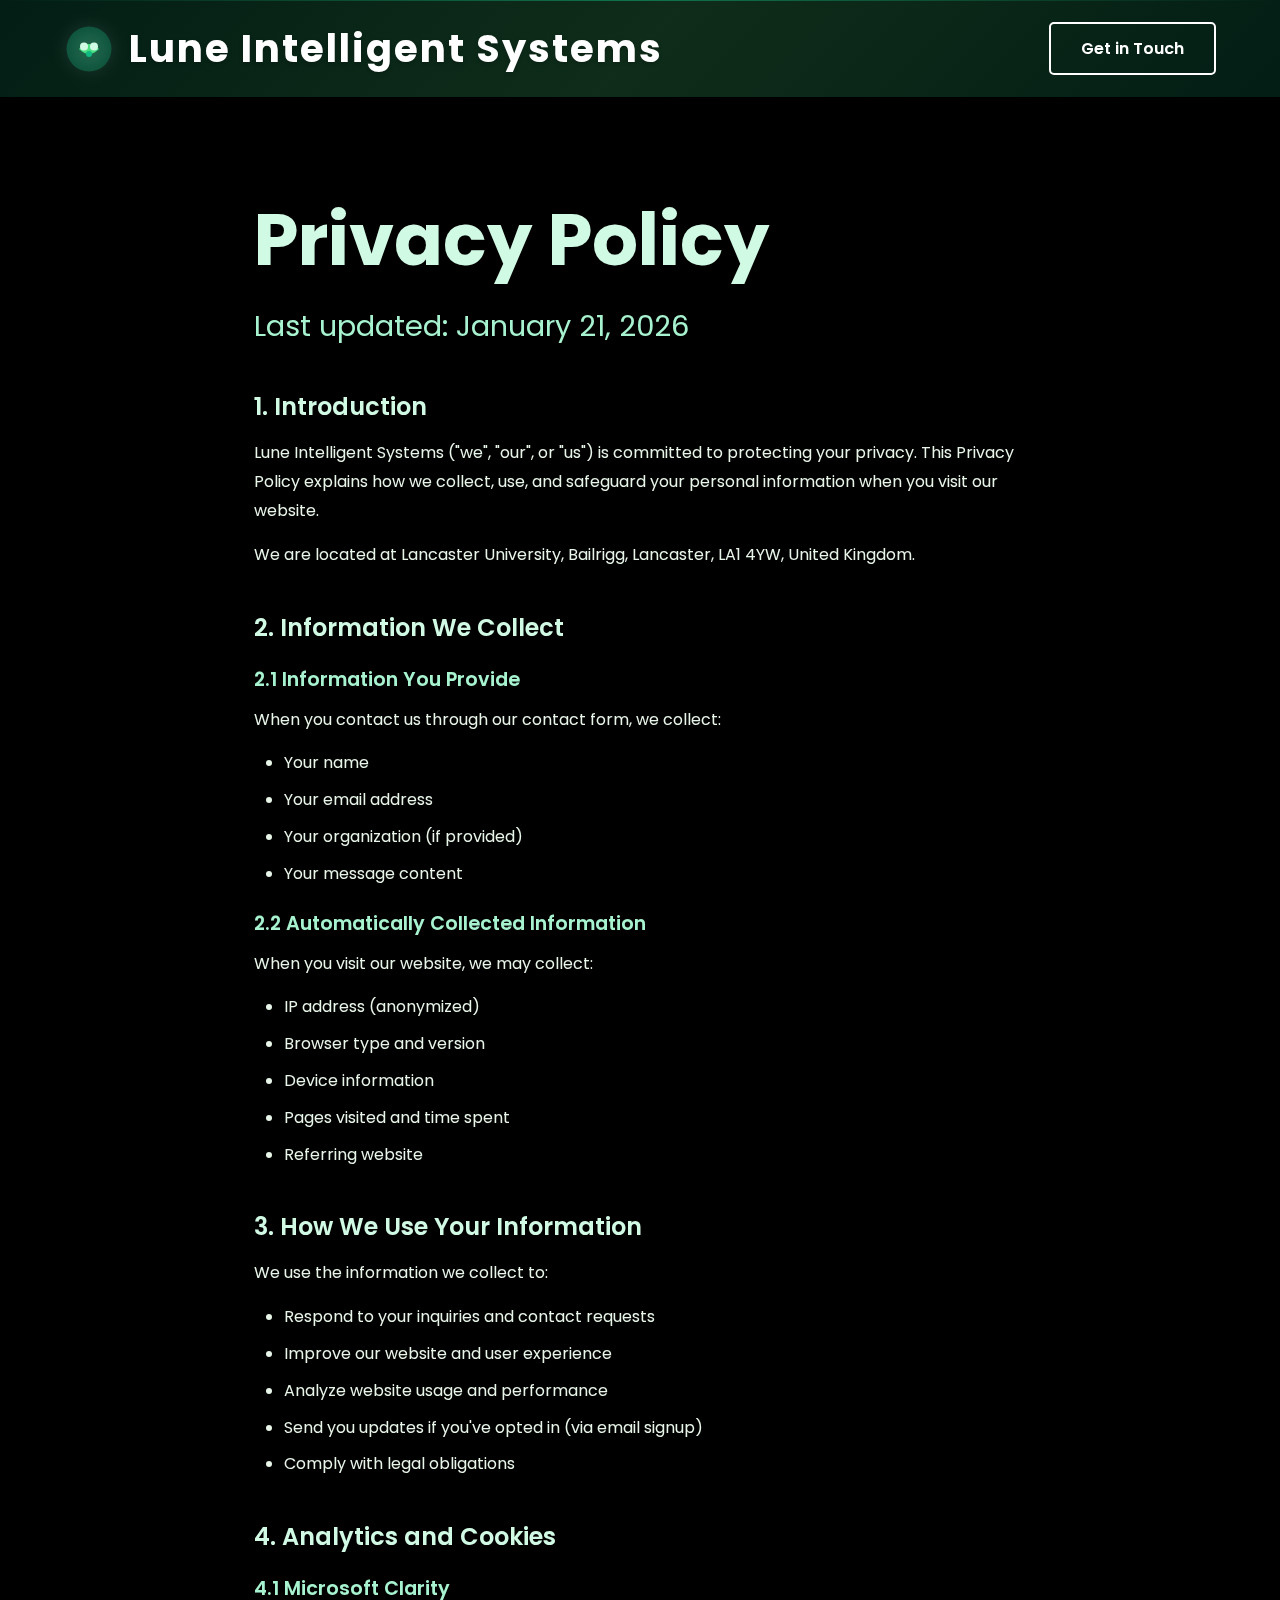
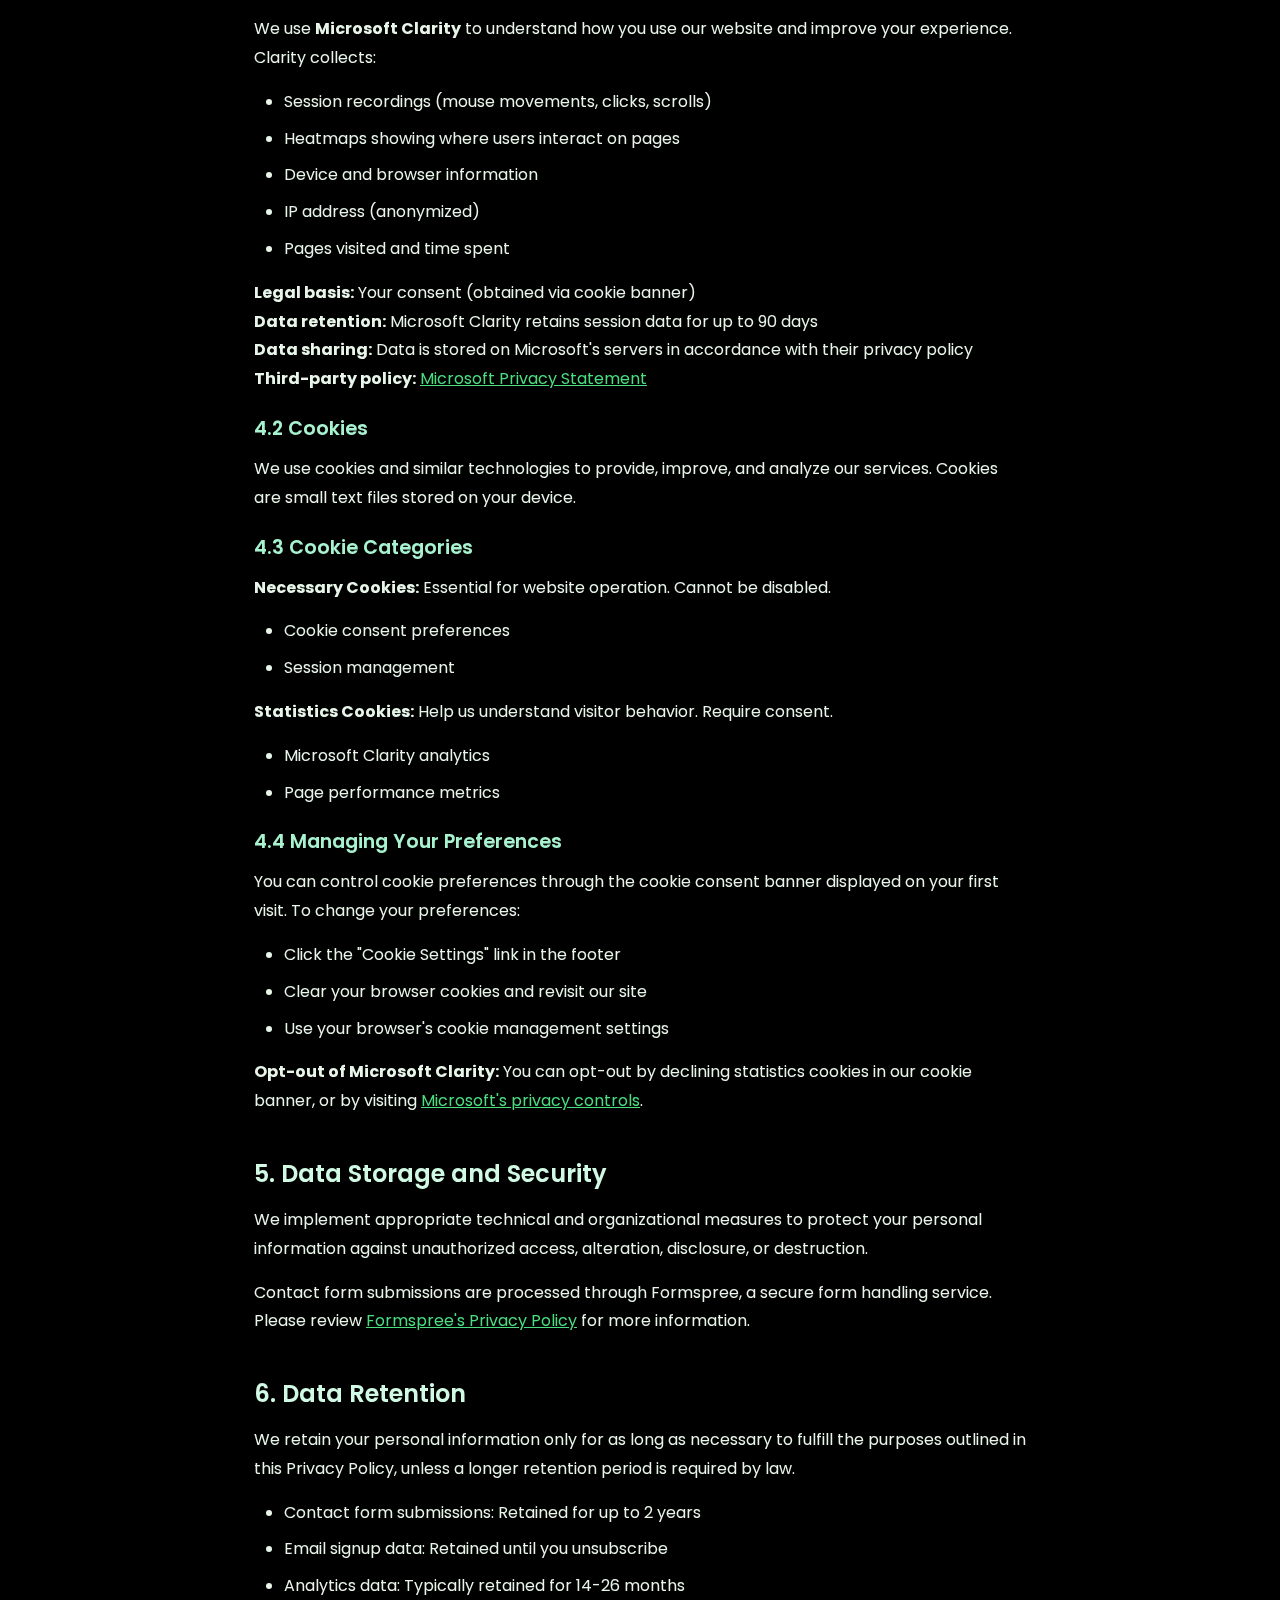
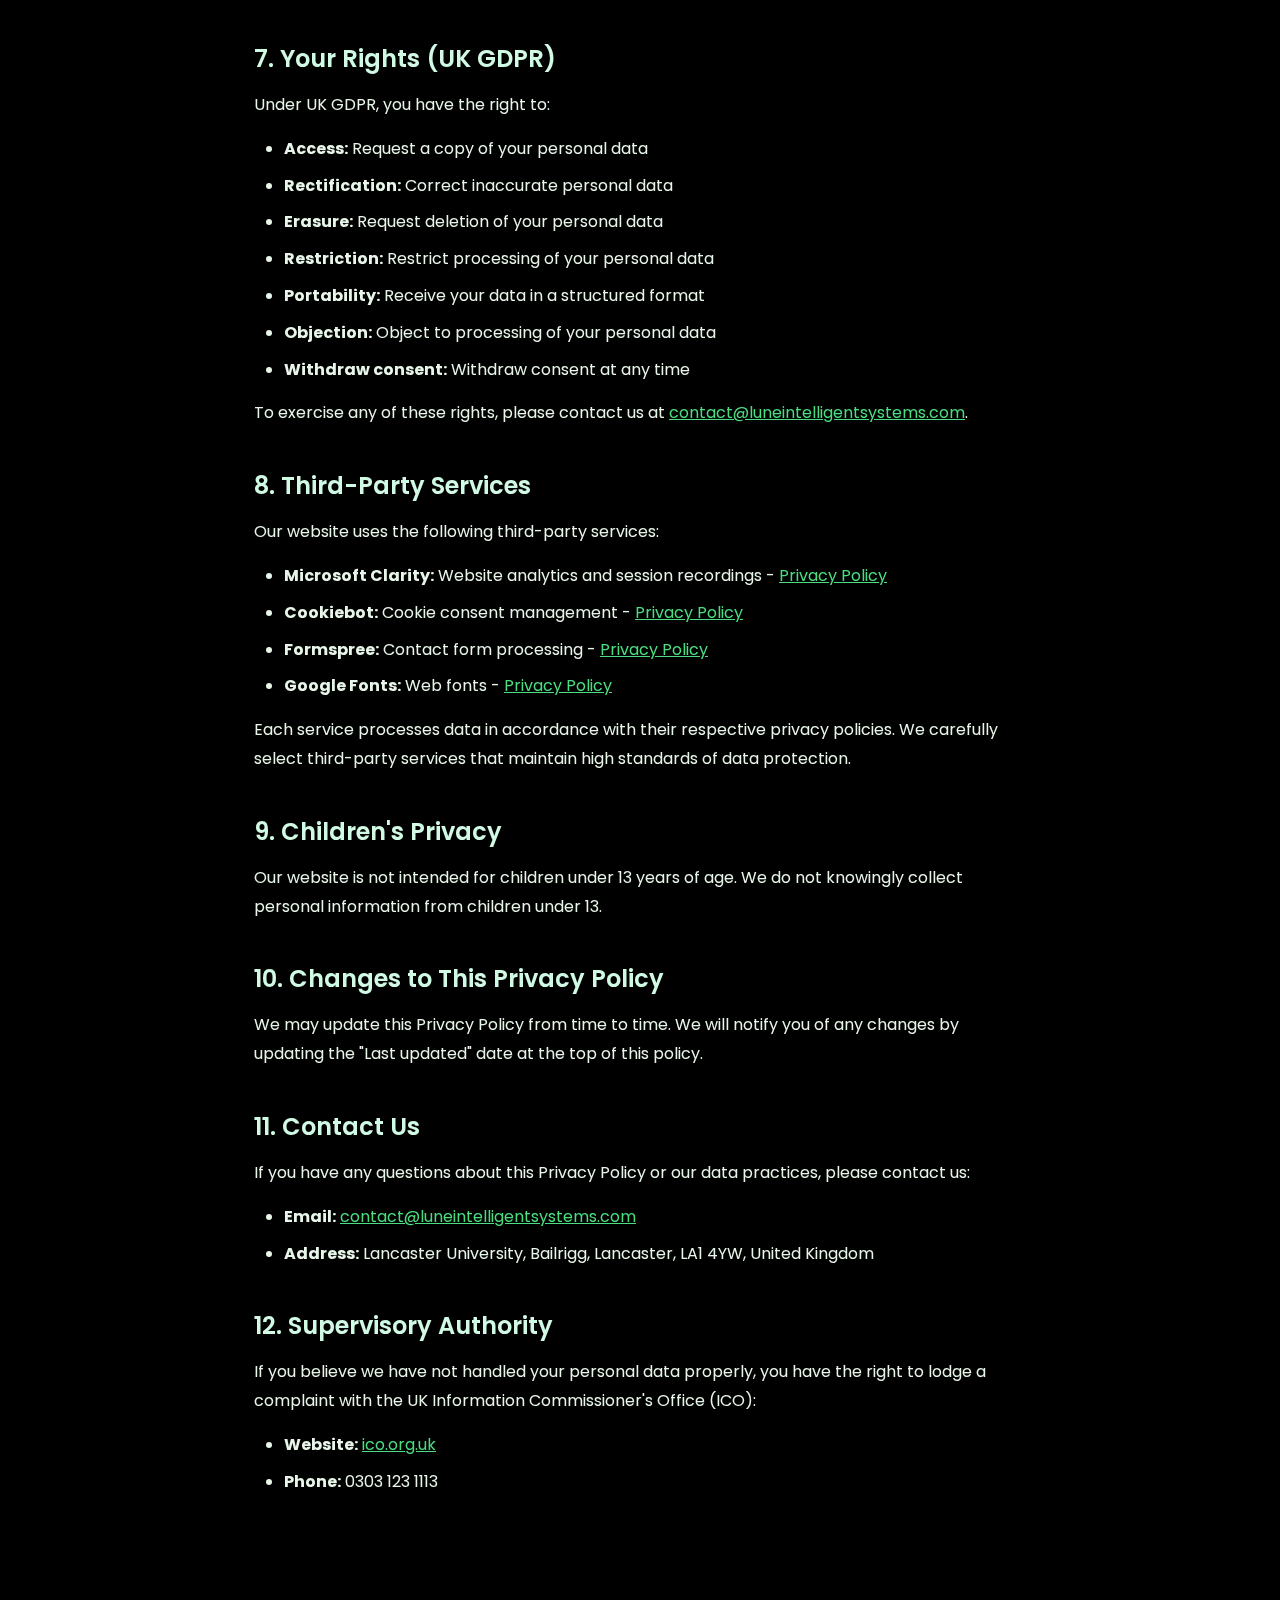
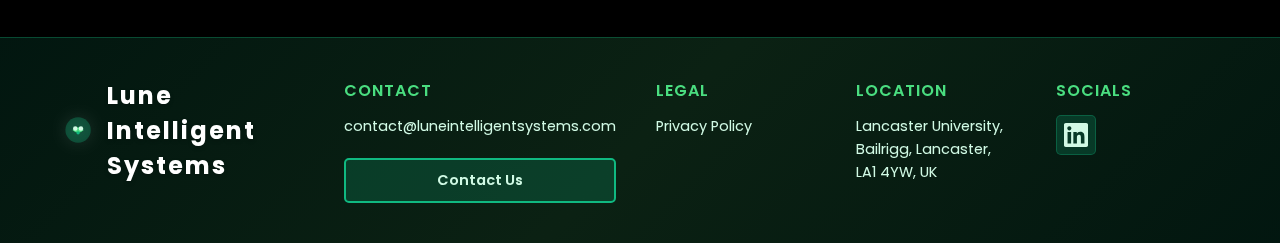
<file: privacy.html>
<!DOCTYPE html>
<html lang="en">
<head>
    <meta charset="UTF-8">
    <meta name="viewport" content="width=device-width, initial-scale=1.0">
    <meta name="description" content="Privacy Policy for Lune Intelligent Systems. Learn how we collect, use, and protect your personal data.">
    <meta name="theme-color" content="#10b981">
    <title>Privacy Policy - Lune Intelligent Systems</title>
    <link rel="preconnect" href="https://fonts.googleapis.com">
    <link rel="preconnect" href="https://fonts.gstatic.com" crossorigin>
    <link href="https://fonts.googleapis.com/css2?family=Poppins:wght@400;500;600;700&display=swap" rel="stylesheet">
    <link rel="stylesheet" href="css/styles.css">
    
    <!-- Cookiebot - Cookie Consent Management -->
    <script id="Cookiebot" src="https://consent.cookiebot.com/uc.js" data-cbid="835f40e5-0986-4f37-ab49-ea9967c5c0df" data-blockingmode="auto" type="text/javascript"></script>
</head>
<body>
    <!-- Skip Navigation Link for Accessibility -->
    <a href="#main-content" class="skip-link">Skip to main content</a>
    
    <header class="header-panel">
        <div class="logo-container">
            <a href="index.html" style="display: flex; align-items: center; gap: 15px; text-decoration: none;">
                <svg class="logo-icon" viewBox="0 0 100 100" xmlns="http://www.w3.org/2000/svg" role="img" aria-label="Lune Intelligent Systems logo">
                    <circle cx="50" cy="50" r="45" fill="#10b981" opacity="0.3"/>
                    <path d="M 30 50 Q 50 30 70 50 Q 50 70 30 50" fill="#4ade80"/>
                    <circle cx="40" cy="45" r="8" fill="#d1fae5"/>
                    <circle cx="60" cy="45" r="8" fill="#d1fae5"/>
                    <circle cx="50" cy="60" r="6" fill="#10b981"/>
                </svg>
                <h1 class="logo">Lune Intelligent Systems</h1>
            </a>
        </div>
        <a href="contact.html" class="contact-button" style="text-decoration: none; display: inline-block;">Get in Touch</a>
    </header>
    
    <div class="container">
        <div class="content privacy-content" id="main-content">
            <h2 class="heading">Privacy Policy</h2>
            <p class="description" style="margin-bottom: 40px;">Last updated: January 21, 2026</p>

            <div class="privacy-section">
                <h3 class="privacy-heading">1. Introduction</h3>
                <p class="privacy-text">
                    Lune Intelligent Systems ("we", "our", or "us") is committed to protecting your privacy. 
                    This Privacy Policy explains how we collect, use, and safeguard your personal information 
                    when you visit our website.
                </p>
                <p class="privacy-text">
                    We are located at Lancaster University, Bailrigg, Lancaster, LA1 4YW, United Kingdom.
                </p>
            </div>

            <div class="privacy-section">
                <h3 class="privacy-heading">2. Information We Collect</h3>
                <h4 class="privacy-subheading">2.1 Information You Provide</h4>
                <p class="privacy-text">When you contact us through our contact form, we collect:</p>
                <ul class="privacy-list">
                    <li>Your name</li>
                    <li>Your email address</li>
                    <li>Your organization (if provided)</li>
                    <li>Your message content</li>
                </ul>

                <h4 class="privacy-subheading">2.2 Automatically Collected Information</h4>
                <p class="privacy-text">When you visit our website, we may collect:</p>
                <ul class="privacy-list">
                    <li>IP address (anonymized)</li>
                    <li>Browser type and version</li>
                    <li>Device information</li>
                    <li>Pages visited and time spent</li>
                    <li>Referring website</li>
                </ul>
            </div>

            <div class="privacy-section">
                <h3 class="privacy-heading">3. How We Use Your Information</h3>
                <p class="privacy-text">We use the information we collect to:</p>
                <ul class="privacy-list">
                    <li>Respond to your inquiries and contact requests</li>
                    <li>Improve our website and user experience</li>
                    <li>Analyze website usage and performance</li>
                    <li>Send you updates if you've opted in (via email signup)</li>
                    <li>Comply with legal obligations</li>
                </ul>
            </div>

            <div class="privacy-section">
                <h3 class="privacy-heading">4. Analytics and Cookies</h3>
                
                <h4 class="privacy-subheading">4.1 Microsoft Clarity</h4>
                <p class="privacy-text">
                    We use <strong>Microsoft Clarity</strong> to understand how you use our website and improve your experience. 
                    Clarity collects:
                </p>
                <ul class="privacy-list">
                    <li>Session recordings (mouse movements, clicks, scrolls)</li>
                    <li>Heatmaps showing where users interact on pages</li>
                    <li>Device and browser information</li>
                    <li>IP address (anonymized)</li>
                    <li>Pages visited and time spent</li>
                </ul>
                <p class="privacy-text">
                    <strong>Legal basis:</strong> Your consent (obtained via cookie banner)<br>
                    <strong>Data retention:</strong> Microsoft Clarity retains session data for up to 90 days<br>
                    <strong>Data sharing:</strong> Data is stored on Microsoft's servers in accordance with their privacy policy<br>
                    <strong>Third-party policy:</strong> <a href="https://privacy.microsoft.com/en-us/privacystatement" target="_blank" rel="noopener noreferrer" class="privacy-link">Microsoft Privacy Statement</a>
                </p>
                
                <h4 class="privacy-subheading">4.2 Cookies</h4>
                <p class="privacy-text">
                    We use cookies and similar technologies to provide, improve, and analyze our services. 
                    Cookies are small text files stored on your device.
                </p>
                
                <h4 class="privacy-subheading">4.3 Cookie Categories</h4>
                <p class="privacy-text"><strong>Necessary Cookies:</strong> Essential for website operation. Cannot be disabled.</p>
                <ul class="privacy-list">
                    <li>Cookie consent preferences</li>
                    <li>Session management</li>
                </ul>
                
                <p class="privacy-text"><strong>Statistics Cookies:</strong> Help us understand visitor behavior. Require consent.</p>
                <ul class="privacy-list">
                    <li>Microsoft Clarity analytics</li>
                    <li>Page performance metrics</li>
                </ul>
                
                <h4 class="privacy-subheading">4.4 Managing Your Preferences</h4>
                <p class="privacy-text">
                    You can control cookie preferences through the cookie consent banner displayed on your first visit. 
                    To change your preferences:
                </p>
                <ul class="privacy-list">
                    <li>Click the "Cookie Settings" link in the footer</li>
                    <li>Clear your browser cookies and revisit our site</li>
                    <li>Use your browser's cookie management settings</li>
                </ul>
                <p class="privacy-text">
                    <strong>Opt-out of Microsoft Clarity:</strong> You can opt-out by declining statistics cookies in our cookie banner, 
                    or by visiting <a href="https://privacy.microsoft.com/en-us/privacystatement" target="_blank" rel="noopener noreferrer" class="privacy-link">Microsoft's privacy controls</a>.
                </p>
            </div>

            <div class="privacy-section">
                <h3 class="privacy-heading">5. Data Storage and Security</h3>
                <p class="privacy-text">
                    We implement appropriate technical and organizational measures to protect your personal information 
                    against unauthorized access, alteration, disclosure, or destruction.
                </p>
                <p class="privacy-text">
                    Contact form submissions are processed through Formspree, a secure form handling service. 
                    Please review <a href="https://formspree.io/legal/privacy-policy/" target="_blank" rel="noopener noreferrer" class="privacy-link">Formspree's Privacy Policy</a> for more information.
                </p>
            </div>

            <div class="privacy-section">
                <h3 class="privacy-heading">6. Data Retention</h3>
                <p class="privacy-text">
                    We retain your personal information only for as long as necessary to fulfill the purposes outlined 
                    in this Privacy Policy, unless a longer retention period is required by law.
                </p>
                <ul class="privacy-list">
                    <li>Contact form submissions: Retained for up to 2 years</li>
                    <li>Email signup data: Retained until you unsubscribe</li>
                    <li>Analytics data: Typically retained for 14-26 months</li>
                </ul>
            </div>

            <div class="privacy-section">
                <h3 class="privacy-heading">7. Your Rights (UK GDPR)</h3>
                <p class="privacy-text">Under UK GDPR, you have the right to:</p>
                <ul class="privacy-list">
                    <li><strong>Access:</strong> Request a copy of your personal data</li>
                    <li><strong>Rectification:</strong> Correct inaccurate personal data</li>
                    <li><strong>Erasure:</strong> Request deletion of your personal data</li>
                    <li><strong>Restriction:</strong> Restrict processing of your personal data</li>
                    <li><strong>Portability:</strong> Receive your data in a structured format</li>
                    <li><strong>Objection:</strong> Object to processing of your personal data</li>
                    <li><strong>Withdraw consent:</strong> Withdraw consent at any time</li>
                </ul>
                <p class="privacy-text">
                    To exercise any of these rights, please contact us at 
                    <a href="mailto:contact@luneintelligentsystems.com" class="privacy-link">contact@luneintelligentsystems.com</a>.
                </p>
            </div>

            <div class="privacy-section">
                <h3 class="privacy-heading">8. Third-Party Services</h3>
                <p class="privacy-text">Our website uses the following third-party services:</p>
                <ul class="privacy-list">
                    <li><strong>Microsoft Clarity:</strong> Website analytics and session recordings - <a href="https://privacy.microsoft.com/en-us/privacystatement" target="_blank" rel="noopener noreferrer" class="privacy-link">Privacy Policy</a></li>
                    <li><strong>Cookiebot:</strong> Cookie consent management - <a href="https://www.cookiebot.com/en/privacy-policy/" target="_blank" rel="noopener noreferrer" class="privacy-link">Privacy Policy</a></li>
                    <li><strong>Formspree:</strong> Contact form processing - <a href="https://formspree.io/legal/privacy-policy/" target="_blank" rel="noopener noreferrer" class="privacy-link">Privacy Policy</a></li>
                    <li><strong>Google Fonts:</strong> Web fonts - <a href="https://policies.google.com/privacy" target="_blank" rel="noopener noreferrer" class="privacy-link">Privacy Policy</a></li>
                </ul>
                <p class="privacy-text">
                    Each service processes data in accordance with their respective privacy policies. 
                    We carefully select third-party services that maintain high standards of data protection.
                </p>
            </div>

            <div class="privacy-section">
                <h3 class="privacy-heading">9. Children's Privacy</h3>
                <p class="privacy-text">
                    Our website is not intended for children under 13 years of age. We do not knowingly collect 
                    personal information from children under 13.
                </p>
            </div>

            <div class="privacy-section">
                <h3 class="privacy-heading">10. Changes to This Privacy Policy</h3>
                <p class="privacy-text">
                    We may update this Privacy Policy from time to time. We will notify you of any changes by 
                    updating the "Last updated" date at the top of this policy.
                </p>
            </div>

            <div class="privacy-section">
                <h3 class="privacy-heading">11. Contact Us</h3>
                <p class="privacy-text">
                    If you have any questions about this Privacy Policy or our data practices, please contact us:
                </p>
                <ul class="privacy-list">
                    <li><strong>Email:</strong> <a href="mailto:contact@luneintelligentsystems.com" class="privacy-link">contact@luneintelligentsystems.com</a></li>
                    <li><strong>Address:</strong> Lancaster University, Bailrigg, Lancaster, LA1 4YW, United Kingdom</li>
                </ul>
            </div>

            <div class="privacy-section">
                <h3 class="privacy-heading">12. Supervisory Authority</h3>
                <p class="privacy-text">
                    If you believe we have not handled your personal data properly, you have the right to lodge 
                    a complaint with the UK Information Commissioner's Office (ICO):
                </p>
                <ul class="privacy-list">
                    <li><strong>Website:</strong> <a href="https://ico.org.uk/" target="_blank" rel="noopener noreferrer" class="privacy-link">ico.org.uk</a></li>
                    <li><strong>Phone:</strong> 0303 123 1113</li>
                </ul>
            </div>
        </div>
    </div>

    <footer class="footer">
        <div class="footer-content footer-content-extended">
            <div class="footer-logo">
                <svg class="logo-icon" viewBox="0 0 100 100" xmlns="http://www.w3.org/2000/svg" role="img" aria-label="Lune Intelligent Systems logo">
                    <circle cx="50" cy="50" r="45" fill="#10b981" opacity="0.3"/>
                    <path d="M 30 50 Q 50 30 70 50 Q 50 70 30 50" fill="#4ade80"/>
                    <circle cx="40" cy="45" r="8" fill="#d1fae5"/>
                    <circle cx="60" cy="45" r="8" fill="#d1fae5"/>
                    <circle cx="50" cy="60" r="6" fill="#10b981"/>
                </svg>
                <h2 class="footer-logo-text">Lune Intelligent Systems</h2>
            </div>
            
            <div class="footer-section">
                <h3 class="footer-section-title">Contact</h3>
                <p class="footer-section-content">
                    <a href="mailto:contact@luneintelligentsystems.com" class="footer-link">contact@luneintelligentsystems.com</a>
                </p>
                <a href="contact.html" class="footer-contact-button">Contact Us</a>
            </div>
            
            <div class="footer-section">
                <h3 class="footer-section-title">Legal</h3>
                <p class="footer-section-content">
                    <a href="privacy.html" class="footer-link">Privacy Policy</a>
                </p>
            </div>
            
            <div class="footer-section">
                <h3 class="footer-section-title">Location</h3>
                <p class="footer-section-content">
                    Lancaster University,<br>
                    Bailrigg, Lancaster,<br>
                    LA1 4YW, UK
                </p>
            </div>
            
            <div class="footer-section">
                <h3 class="footer-section-title">Socials</h3>
                <div class="footer-socials">
                    <a href="https://www.linkedin.com/company/lunesystems" target="_blank" rel="noopener noreferrer" class="footer-social-link" aria-label="LinkedIn">
                        <svg width="24" height="24" viewBox="0 0 24 24" fill="currentColor" role="img" aria-label="LinkedIn icon">
                            <path d="M20.447 20.452h-3.554v-5.569c0-1.328-.027-3.037-1.852-3.037-1.853 0-2.136 1.445-2.136 2.939v5.667H9.351V9h3.414v1.561h.046c.477-.9 1.637-1.85 3.37-1.85 3.601 0 4.267 2.37 4.267 5.455v6.286zM5.337 7.433c-1.144 0-2.063-.926-2.063-2.065 0-1.138.92-2.063 2.063-2.063 1.14 0 2.064.925 2.064 2.063 0 1.139-.925 2.065-2.064 2.065zm1.782 13.019H3.555V9h3.564v11.452zM22.225 0H1.771C.792 0 0 .774 0 1.729v20.542C0 23.227.792 24 1.771 24h20.451C23.2 24 24 23.227 24 22.271V1.729C24 .774 23.2 0 22.222 0h.003z"/>
                        </svg>
                    </a>
                </div>
            </div>
        </div>
    </footer>

    <!-- Microsoft Clarity Analytics -->
    <script type="text/plain" data-cookieconsent="statistics">
    (function(c,l,a,r,i,t,y){
        c[a]=c[a]||function(){(c[a].q=c[a].q||[]).push(arguments)};
        t=l.createElement(r);t.async=1;t.src="https://www.clarity.ms/tag/"+i;
        y=l.getElementsByTagName(r)[0];y.parentNode.insertBefore(t,y);
    })(window, document, "clarity", "script", "v7k1kh7x4a");
    </script>
</body>
</html>
</file>
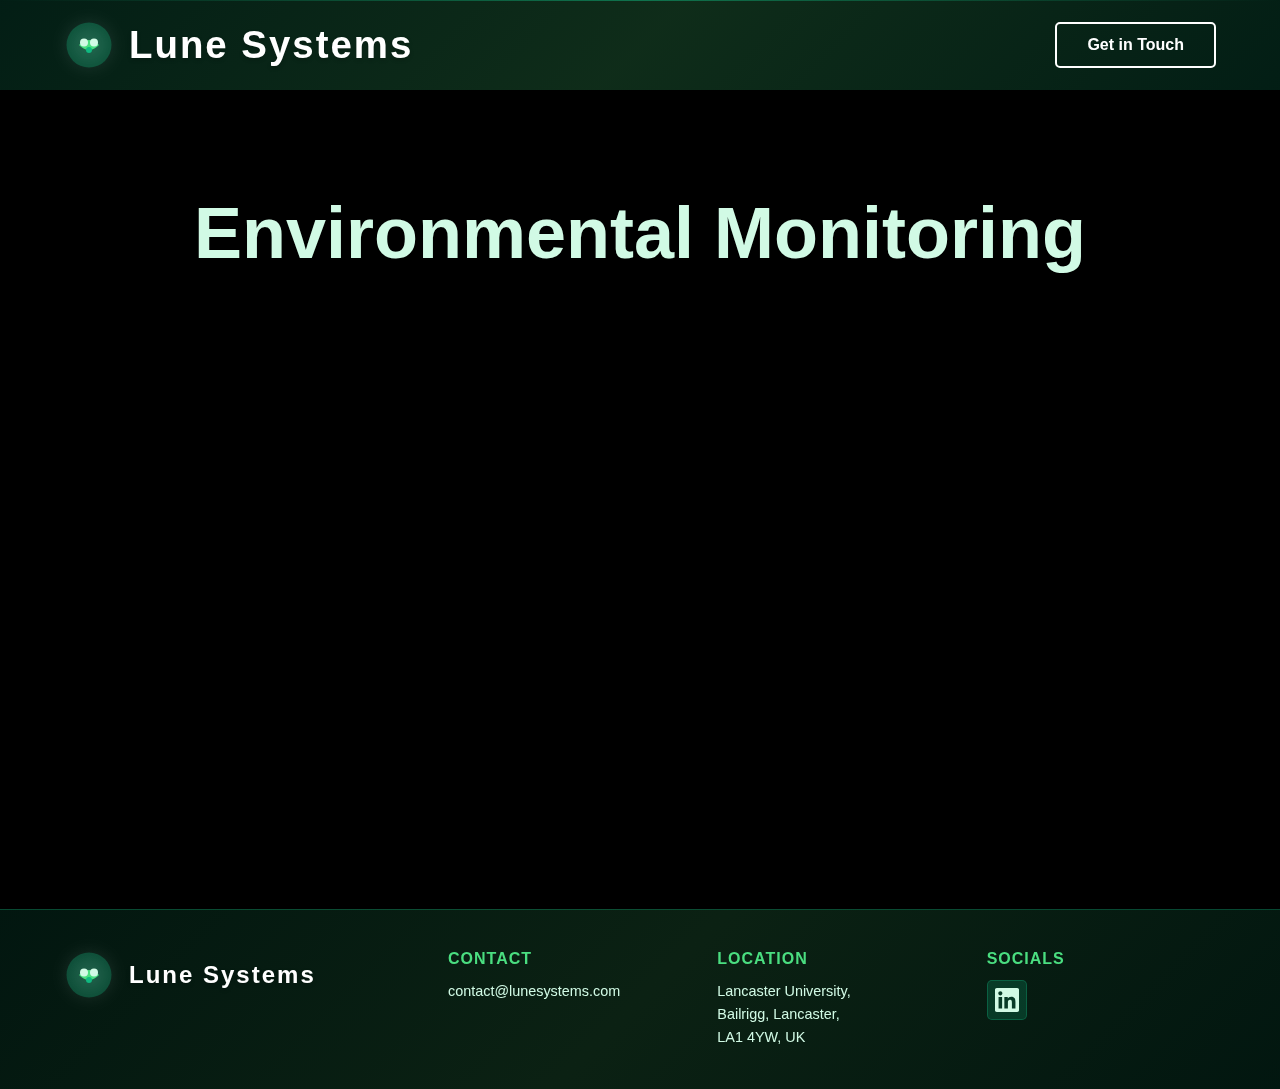
<file: pages/environmental.html>
<!DOCTYPE html>
<html lang="en">
<head>
    <meta charset="UTF-8">
    <meta name="viewport" content="width=device-width, initial-scale=1.0">
    <title>Environmental Monitoring - Lune Systems</title>
    <link rel="stylesheet" href="../css/styles.css">
</head>
<body>
    <header class="header-panel">
        <div class="logo-container">
            <a href="../index.html" style="display: flex; align-items: center; gap: 15px; text-decoration: none;">
                <svg class="logo-icon" viewBox="0 0 100 100" xmlns="http://www.w3.org/2000/svg">
                    <circle cx="50" cy="50" r="45" fill="#10b981" opacity="0.3"/>
                    <path d="M 30 50 Q 50 30 70 50 Q 50 70 30 50" fill="#4ade80"/>
                    <circle cx="40" cy="45" r="8" fill="#d1fae5"/>
                    <circle cx="60" cy="45" r="8" fill="#d1fae5"/>
                    <circle cx="50" cy="60" r="6" fill="#10b981"/>
                </svg>
                <h1 class="logo">Lune Systems</h1>
            </a>
        </div>
        <a href="../contact.html" class="contact-button" style="text-decoration: none; display: inline-block;">Get in Touch</a>
    </header>
    
    <div class="container">
        <div class="content">
            <h2 class="heading scroll-animate">Environmental Monitoring</h2>
        </div>
    </div>

    <footer class="footer">
        <div class="footer-content">
            <div class="footer-logo">
                <svg class="logo-icon" viewBox="0 0 100 100" xmlns="http://www.w3.org/2000/svg">
                    <circle cx="50" cy="50" r="45" fill="#10b981" opacity="0.3"/>
                    <path d="M 30 50 Q 50 30 70 50 Q 50 70 30 50" fill="#4ade80"/>
                    <circle cx="40" cy="45" r="8" fill="#d1fae5"/>
                    <circle cx="60" cy="45" r="8" fill="#d1fae5"/>
                    <circle cx="50" cy="60" r="6" fill="#10b981"/>
                </svg>
                <h2 class="footer-logo-text">Lune Systems</h2>
            </div>
            
            <div class="footer-section">
                <h3 class="footer-section-title">Contact</h3>
                <p class="footer-section-content">
                    <a href="mailto:contact@lunesystems.com" class="footer-link">contact@lunesystems.com</a>
                </p>
            </div>
            
            <div class="footer-section">
                <h3 class="footer-section-title">Location</h3>
                <p class="footer-section-content">
                    Lancaster University,<br>
                    Bailrigg, Lancaster,<br>
                    LA1 4YW, UK
                </p>
            </div>
            
            <div class="footer-section">
                <h3 class="footer-section-title">Socials</h3>
                <div class="footer-socials">
                    <a href="https://www.linkedin.com/company/lunesystems" target="_blank" rel="noopener noreferrer" class="footer-social-link" aria-label="LinkedIn">
                        <svg width="24" height="24" viewBox="0 0 24 24" fill="currentColor">
                            <path d="M20.447 20.452h-3.554v-5.569c0-1.328-.027-3.037-1.852-3.037-1.853 0-2.136 1.445-2.136 2.939v5.667H9.351V9h3.414v1.561h.046c.477-.9 1.637-1.85 3.37-1.85 3.601 0 4.267 2.37 4.267 5.455v6.286zM5.337 7.433c-1.144 0-2.063-.926-2.063-2.065 0-1.138.92-2.063 2.063-2.063 1.14 0 2.064.925 2.064 2.063 0 1.139-.925 2.065-2.064 2.065zm1.782 13.019H3.555V9h3.564v11.452zM22.225 0H1.771C.792 0 0 .774 0 1.729v20.542C0 23.227.792 24 1.771 24h20.451C23.2 24 24 23.227 24 22.271V1.729C24 .774 23.2 0 22.222 0h.003z"/>
                        </svg>
                    </a>
                </div>
            </div>
        </div>
    </footer>

    <script src="../js/script.js"></script>
</body>
</html>
</file>
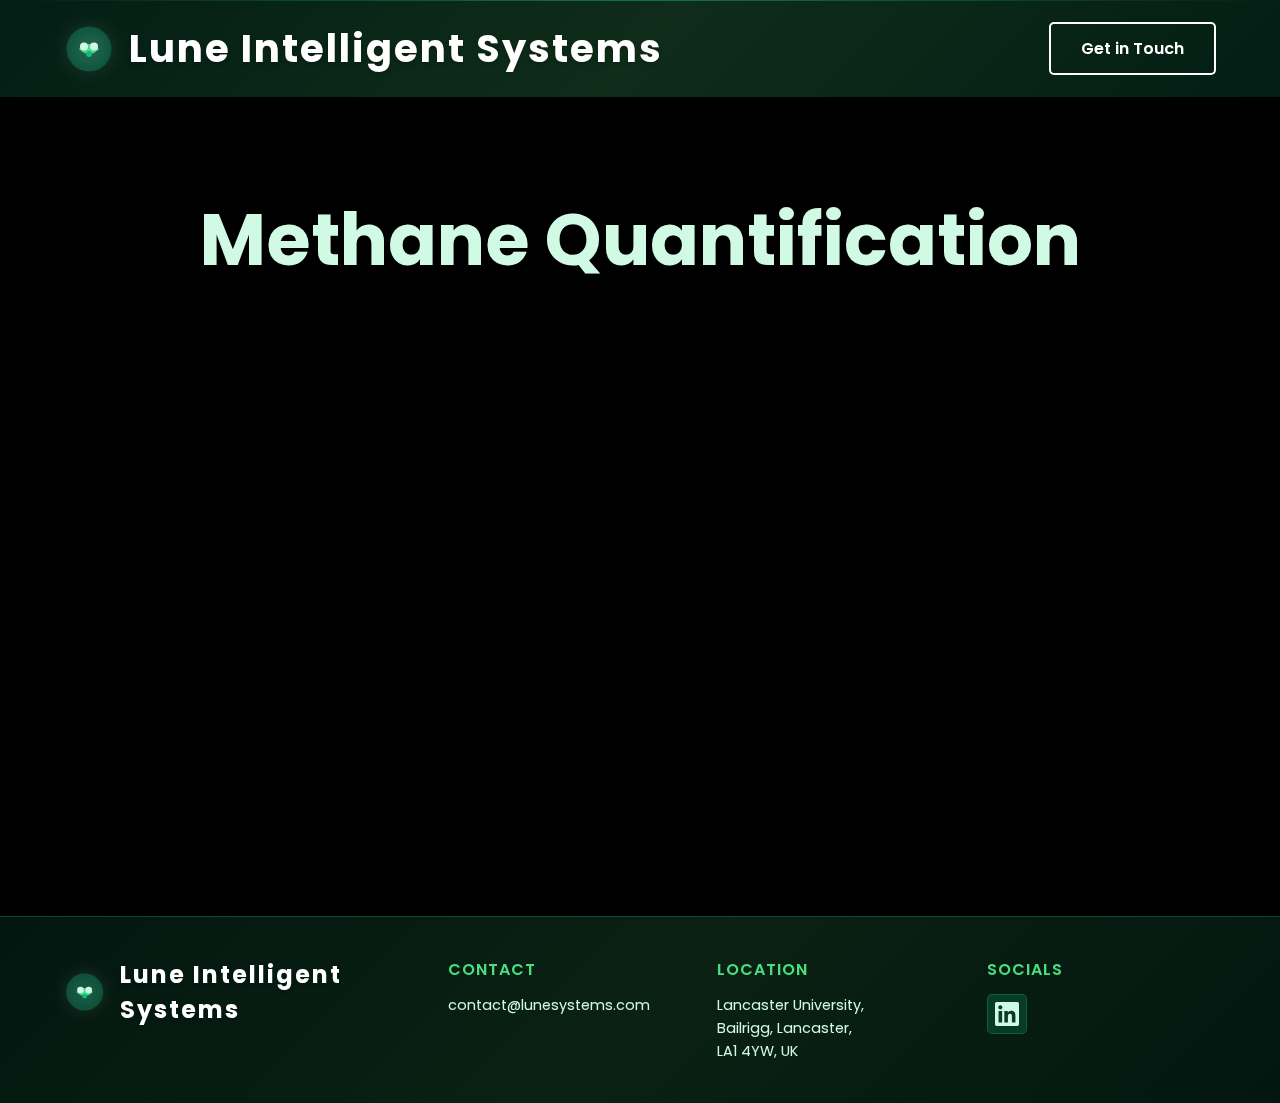
<file: pages/methane.html>
<!DOCTYPE html>
<html lang="en">
<head>
    <meta charset="UTF-8">
    <meta name="viewport" content="width=device-width, initial-scale=1.0">
    <title>Methane Quantification - Lune Intelligent Systems</title>
    <link rel="preconnect" href="https://fonts.googleapis.com">
    <link rel="preconnect" href="https://fonts.gstatic.com" crossorigin>
    <link href="https://fonts.googleapis.com/css2?family=Poppins:wght@400;500;600;700&display=swap" rel="stylesheet">
    <link rel="stylesheet" href="../css/styles.css">
</head>
<body>
    <header class="header-panel">
        <div class="logo-container">
            <a href="../index.html" style="display: flex; align-items: center; gap: 15px; text-decoration: none;">
                <svg class="logo-icon" viewBox="0 0 100 100" xmlns="http://www.w3.org/2000/svg">
                    <circle cx="50" cy="50" r="45" fill="#10b981" opacity="0.3"/>
                    <path d="M 30 50 Q 50 30 70 50 Q 50 70 30 50" fill="#4ade80"/>
                    <circle cx="40" cy="45" r="8" fill="#d1fae5"/>
                    <circle cx="60" cy="45" r="8" fill="#d1fae5"/>
                    <circle cx="50" cy="60" r="6" fill="#10b981"/>
                </svg>
                <h1 class="logo">Lune Intelligent Systems</h1>
            </a>
        </div>
        <a href="../contact.html" class="contact-button" style="text-decoration: none; display: inline-block;">Get in Touch</a>
    </header>
    
    <div class="container">
        <div class="content">
            <h2 class="heading scroll-animate">Methane Quantification</h2>
        </div>
    </div>

    <footer class="footer">
        <div class="footer-content">
            <div class="footer-logo">
                <svg class="logo-icon" viewBox="0 0 100 100" xmlns="http://www.w3.org/2000/svg">
                    <circle cx="50" cy="50" r="45" fill="#10b981" opacity="0.3"/>
                    <path d="M 30 50 Q 50 30 70 50 Q 50 70 30 50" fill="#4ade80"/>
                    <circle cx="40" cy="45" r="8" fill="#d1fae5"/>
                    <circle cx="60" cy="45" r="8" fill="#d1fae5"/>
                    <circle cx="50" cy="60" r="6" fill="#10b981"/>
                </svg>
                <h2 class="footer-logo-text">Lune Intelligent Systems</h2>
            </div>
            
            <div class="footer-section">
                <h3 class="footer-section-title">Contact</h3>
                <p class="footer-section-content">
                    <a href="mailto:contact@lunesystems.com" class="footer-link">contact@lunesystems.com</a>
                </p>
            </div>
            
            <div class="footer-section">
                <h3 class="footer-section-title">Location</h3>
                <p class="footer-section-content">
                    Lancaster University,<br>
                    Bailrigg, Lancaster,<br>
                    LA1 4YW, UK
                </p>
            </div>
            
            <div class="footer-section">
                <h3 class="footer-section-title">Socials</h3>
                <div class="footer-socials">
                    <a href="https://www.linkedin.com/company/lunesystems" target="_blank" rel="noopener noreferrer" class="footer-social-link" aria-label="LinkedIn">
                        <svg width="24" height="24" viewBox="0 0 24 24" fill="currentColor">
                            <path d="M20.447 20.452h-3.554v-5.569c0-1.328-.027-3.037-1.852-3.037-1.853 0-2.136 1.445-2.136 2.939v5.667H9.351V9h3.414v1.561h.046c.477-.9 1.637-1.85 3.37-1.85 3.601 0 4.267 2.37 4.267 5.455v6.286zM5.337 7.433c-1.144 0-2.063-.926-2.063-2.065 0-1.138.92-2.063 2.063-2.063 1.14 0 2.064.925 2.064 2.063 0 1.139-.925 2.065-2.064 2.065zm1.782 13.019H3.555V9h3.564v11.452zM22.225 0H1.771C.792 0 0 .774 0 1.729v20.542C0 23.227.792 24 1.771 24h20.451C23.2 24 24 23.227 24 22.271V1.729C24 .774 23.2 0 22.222 0h.003z"/>
                        </svg>
                    </a>
                </div>
            </div>
        </div>
    </footer>

    <script src="../js/script.js"></script>
</body>
</html>
</file>
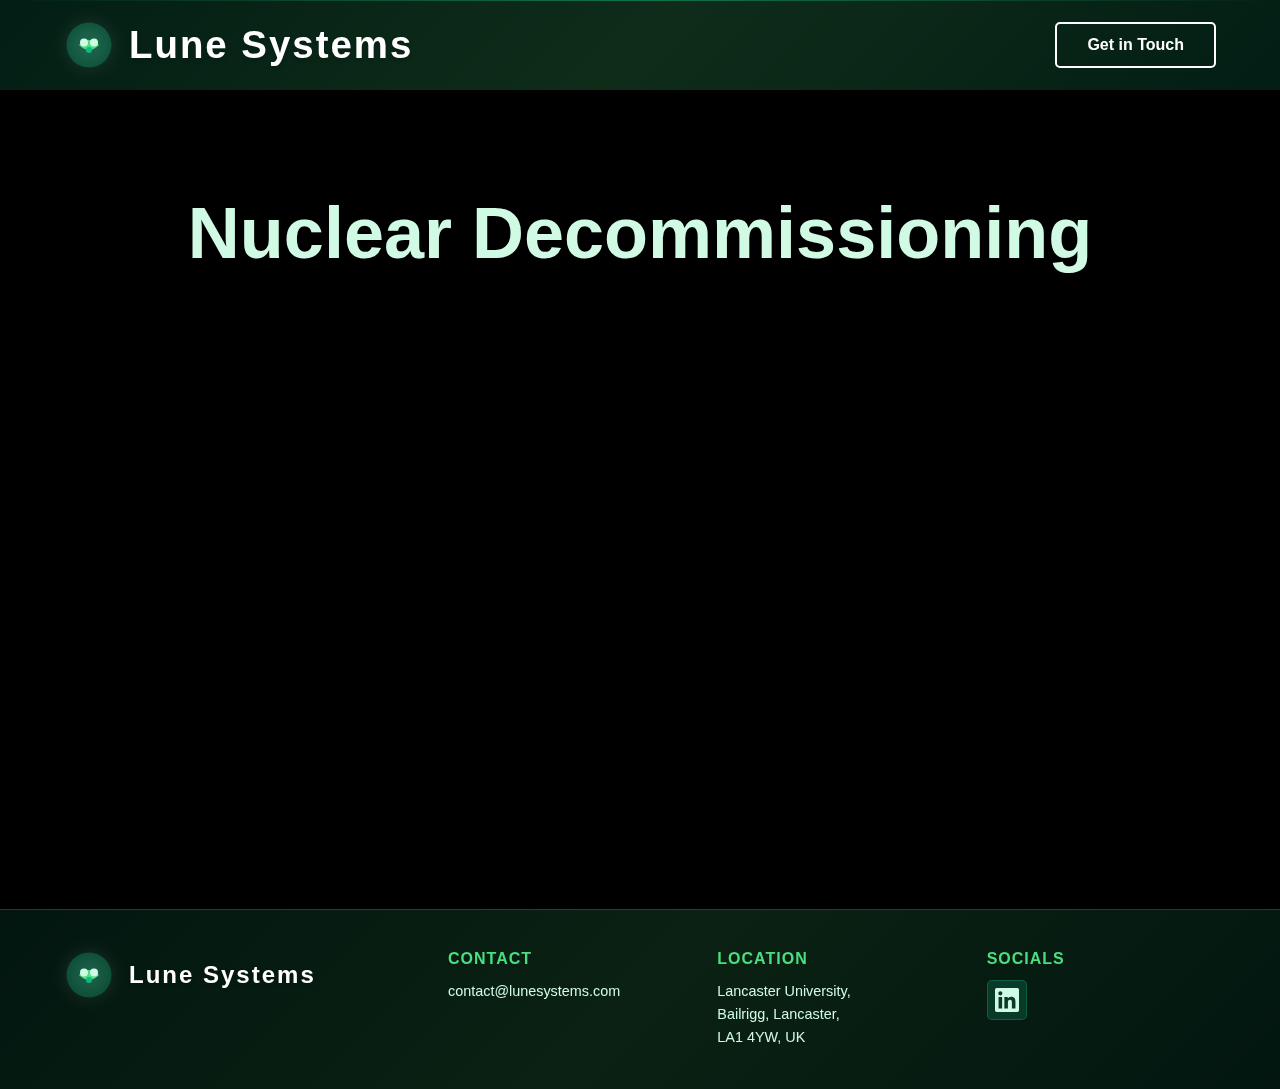
<file: pages/nuclear.html>
<!DOCTYPE html>
<html lang="en">
<head>
    <meta charset="UTF-8">
    <meta name="viewport" content="width=device-width, initial-scale=1.0">
    <title>Nuclear Decommissioning - Lune Systems</title>
    <link rel="stylesheet" href="../css/styles.css">
</head>
<body>
    <header class="header-panel">
        <div class="logo-container">
            <a href="../index.html" style="display: flex; align-items: center; gap: 15px; text-decoration: none;">
                <svg class="logo-icon" viewBox="0 0 100 100" xmlns="http://www.w3.org/2000/svg">
                    <circle cx="50" cy="50" r="45" fill="#10b981" opacity="0.3"/>
                    <path d="M 30 50 Q 50 30 70 50 Q 50 70 30 50" fill="#4ade80"/>
                    <circle cx="40" cy="45" r="8" fill="#d1fae5"/>
                    <circle cx="60" cy="45" r="8" fill="#d1fae5"/>
                    <circle cx="50" cy="60" r="6" fill="#10b981"/>
                </svg>
                <h1 class="logo">Lune Systems</h1>
            </a>
        </div>
        <a href="../contact.html" class="contact-button" style="text-decoration: none; display: inline-block;">Get in Touch</a>
    </header>
    
    <div class="container">
        <div class="content">
            <h2 class="heading scroll-animate">Nuclear Decommissioning</h2>
        </div>
    </div>

    <footer class="footer">
        <div class="footer-content">
            <div class="footer-logo">
                <svg class="logo-icon" viewBox="0 0 100 100" xmlns="http://www.w3.org/2000/svg">
                    <circle cx="50" cy="50" r="45" fill="#10b981" opacity="0.3"/>
                    <path d="M 30 50 Q 50 30 70 50 Q 50 70 30 50" fill="#4ade80"/>
                    <circle cx="40" cy="45" r="8" fill="#d1fae5"/>
                    <circle cx="60" cy="45" r="8" fill="#d1fae5"/>
                    <circle cx="50" cy="60" r="6" fill="#10b981"/>
                </svg>
                <h2 class="footer-logo-text">Lune Systems</h2>
            </div>
            
            <div class="footer-section">
                <h3 class="footer-section-title">Contact</h3>
                <p class="footer-section-content">
                    <a href="mailto:contact@lunesystems.com" class="footer-link">contact@lunesystems.com</a>
                </p>
            </div>
            
            <div class="footer-section">
                <h3 class="footer-section-title">Location</h3>
                <p class="footer-section-content">
                    Lancaster University,<br>
                    Bailrigg, Lancaster,<br>
                    LA1 4YW, UK
                </p>
            </div>
            
            <div class="footer-section">
                <h3 class="footer-section-title">Socials</h3>
                <div class="footer-socials">
                    <a href="https://www.linkedin.com/company/lunesystems" target="_blank" rel="noopener noreferrer" class="footer-social-link" aria-label="LinkedIn">
                        <svg width="24" height="24" viewBox="0 0 24 24" fill="currentColor">
                            <path d="M20.447 20.452h-3.554v-5.569c0-1.328-.027-3.037-1.852-3.037-1.853 0-2.136 1.445-2.136 2.939v5.667H9.351V9h3.414v1.561h.046c.477-.9 1.637-1.85 3.37-1.85 3.601 0 4.267 2.37 4.267 5.455v6.286zM5.337 7.433c-1.144 0-2.063-.926-2.063-2.065 0-1.138.92-2.063 2.063-2.063 1.14 0 2.064.925 2.064 2.063 0 1.139-.925 2.065-2.064 2.065zm1.782 13.019H3.555V9h3.564v11.452zM22.225 0H1.771C.792 0 0 .774 0 1.729v20.542C0 23.227.792 24 1.771 24h20.451C23.2 24 24 23.227 24 22.271V1.729C24 .774 23.2 0 22.222 0h.003z"/>
                        </svg>
                    </a>
                </div>
            </div>
        </div>
    </footer>

    <script src="../js/script.js"></script>
</body>
</html>
</file>
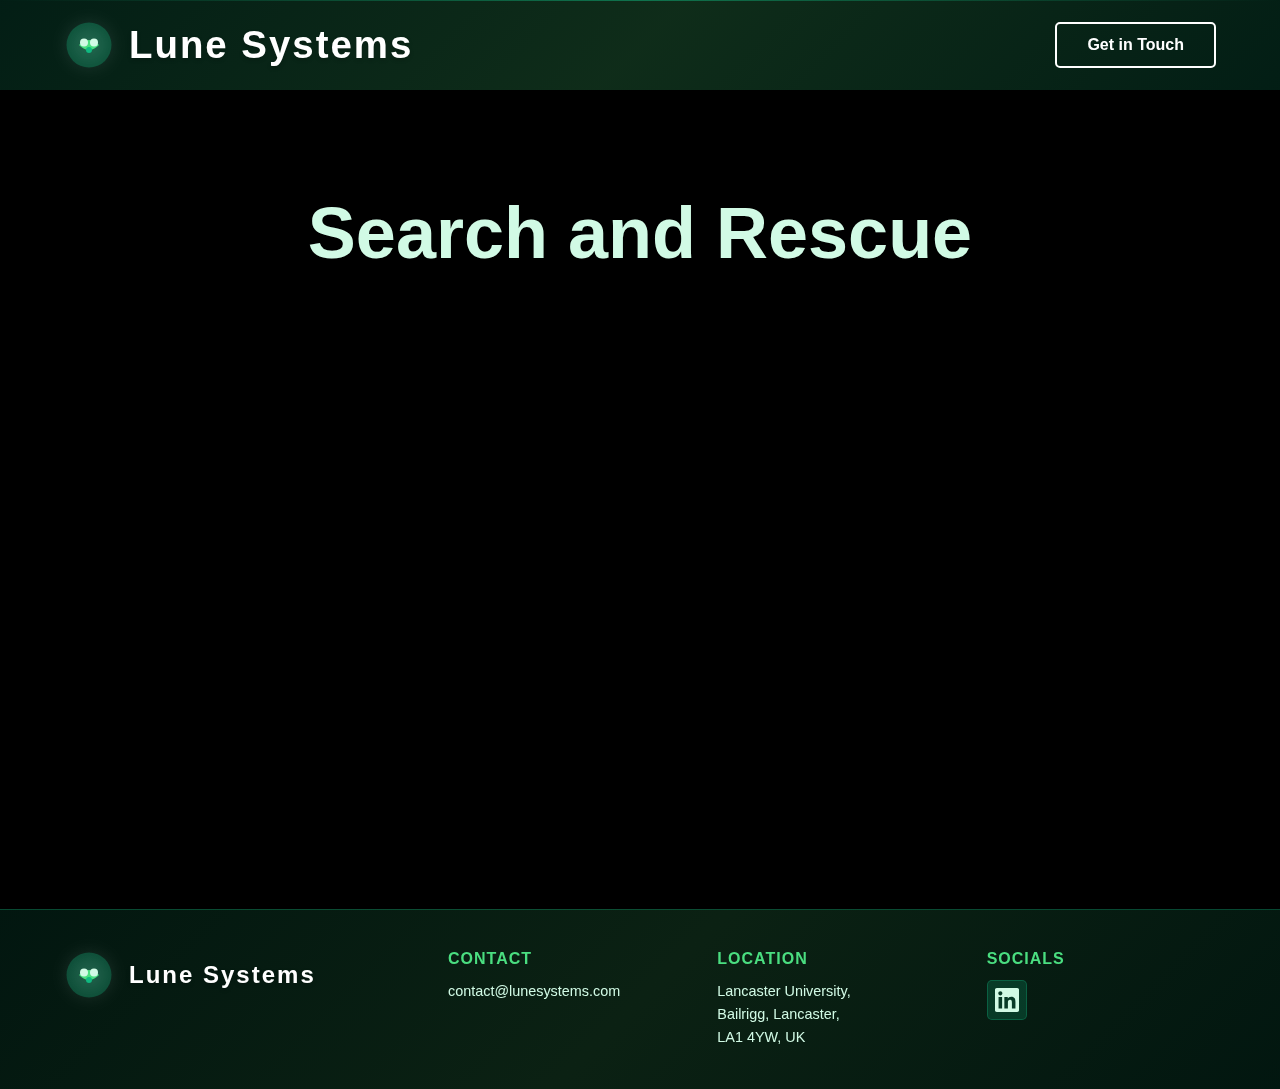
<file: pages/rescue.html>
<!DOCTYPE html>
<html lang="en">
<head>
    <meta charset="UTF-8">
    <meta name="viewport" content="width=device-width, initial-scale=1.0">
    <title>Search and Rescue - Lune Systems</title>
    <link rel="stylesheet" href="../css/styles.css">
</head>
<body>
    <header class="header-panel">
        <div class="logo-container">
            <a href="../index.html" style="display: flex; align-items: center; gap: 15px; text-decoration: none;">
                <svg class="logo-icon" viewBox="0 0 100 100" xmlns="http://www.w3.org/2000/svg">
                    <circle cx="50" cy="50" r="45" fill="#10b981" opacity="0.3"/>
                    <path d="M 30 50 Q 50 30 70 50 Q 50 70 30 50" fill="#4ade80"/>
                    <circle cx="40" cy="45" r="8" fill="#d1fae5"/>
                    <circle cx="60" cy="45" r="8" fill="#d1fae5"/>
                    <circle cx="50" cy="60" r="6" fill="#10b981"/>
                </svg>
                <h1 class="logo">Lune Systems</h1>
            </a>
        </div>
        <a href="../contact.html" class="contact-button" style="text-decoration: none; display: inline-block;">Get in Touch</a>
    </header>
    
    <div class="container">
        <div class="content">
            <h2 class="heading scroll-animate">Search and Rescue</h2>
        </div>
    </div>

    <footer class="footer">
        <div class="footer-content">
            <div class="footer-logo">
                <svg class="logo-icon" viewBox="0 0 100 100" xmlns="http://www.w3.org/2000/svg">
                    <circle cx="50" cy="50" r="45" fill="#10b981" opacity="0.3"/>
                    <path d="M 30 50 Q 50 30 70 50 Q 50 70 30 50" fill="#4ade80"/>
                    <circle cx="40" cy="45" r="8" fill="#d1fae5"/>
                    <circle cx="60" cy="45" r="8" fill="#d1fae5"/>
                    <circle cx="50" cy="60" r="6" fill="#10b981"/>
                </svg>
                <h2 class="footer-logo-text">Lune Systems</h2>
            </div>
            
            <div class="footer-section">
                <h3 class="footer-section-title">Contact</h3>
                <p class="footer-section-content">
                    <a href="mailto:contact@lunesystems.com" class="footer-link">contact@lunesystems.com</a>
                </p>
            </div>
            
            <div class="footer-section">
                <h3 class="footer-section-title">Location</h3>
                <p class="footer-section-content">
                    Lancaster University,<br>
                    Bailrigg, Lancaster,<br>
                    LA1 4YW, UK
                </p>
            </div>
            
            <div class="footer-section">
                <h3 class="footer-section-title">Socials</h3>
                <div class="footer-socials">
                    <a href="https://www.linkedin.com/company/lunesystems" target="_blank" rel="noopener noreferrer" class="footer-social-link" aria-label="LinkedIn">
                        <svg width="24" height="24" viewBox="0 0 24 24" fill="currentColor">
                            <path d="M20.447 20.452h-3.554v-5.569c0-1.328-.027-3.037-1.852-3.037-1.853 0-2.136 1.445-2.136 2.939v5.667H9.351V9h3.414v1.561h.046c.477-.9 1.637-1.85 3.37-1.85 3.601 0 4.267 2.37 4.267 5.455v6.286zM5.337 7.433c-1.144 0-2.063-.926-2.063-2.065 0-1.138.92-2.063 2.063-2.063 1.14 0 2.064.925 2.064 2.063 0 1.139-.925 2.065-2.064 2.065zm1.782 13.019H3.555V9h3.564v11.452zM22.225 0H1.771C.792 0 0 .774 0 1.729v20.542C0 23.227.792 24 1.771 24h20.451C23.2 24 24 23.227 24 22.271V1.729C24 .774 23.2 0 22.222 0h.003z"/>
                        </svg>
                    </a>
                </div>
            </div>
        </div>
    </footer>

    <script src="../js/script.js"></script>
</body>
</html>
</file>
<file: styles.css>
* {
    margin: 0;
    padding: 0;
    box-sizing: border-box;
}

body {
    font-family: -apple-system, BlinkMacSystemFont, 'Segoe UI', Roboto, Oxygen, Ubuntu, Cantarell, sans-serif;
    background-image: 
        linear-gradient(rgba(10, 30, 20, 0.75), rgba(5, 20, 15, 0.85)),
        url('https://wallpaperaccess.com/full/2767405.jpg');
    background-size: cover;
    background-position: center;
    background-attachment: fixed;
    background-repeat: no-repeat;
    min-height: 100vh;
    color: #e8f5e9;
    margin: 0;
    padding: 0;
}

.header-panel {
    background: linear-gradient(135deg, rgba(16, 185, 129, 0.95) 0%, rgba(5, 150, 105, 0.95) 100%);
    padding: 20px clamp(30px, 5vw, 80px);
    box-shadow: 0 4px 6px rgba(0, 0, 0, 0.3);
    display: flex;
    justify-content: space-between;
    align-items: center;
    gap: 20px;
}

.container {
    width: 100%;
    text-align: center;
}

.content {
    padding: clamp(60px, 8vw, 100px) clamp(20px, 5vw, 80px);
    width: 100%;
    box-sizing: border-box;
    position: relative;
}

.logo-container {
    display: flex;
    align-items: center;
    justify-content: flex-start;
    gap: 15px;
}

.logo-icon {
    width: 50px;
    height: 50px;
    filter: drop-shadow(0 0 10px rgba(255, 255, 255, 0.3));
}

.logo {
    font-size: 1.8rem;
    font-weight: 700;
    margin: 0;
    letter-spacing: 2px;
    color: #ffffff;
    text-shadow: 0 2px 4px rgba(0, 0, 0, 0.2);
}

.contact-button {
    padding: 12px 30px;
    border: 2px solid #ffffff;
    background: transparent;
    color: #ffffff;
    font-size: 1rem;
    font-weight: 600;
    cursor: pointer;
    transition: all 0.3s ease;
    white-space: nowrap;
    border-radius: 5px;
}

.contact-button:hover {
    background: #ffffff;
    color: #10b981;
    transform: translateY(-2px);
    box-shadow: 0 4px 8px rgba(0, 0, 0, 0.2);
}

.contact-button:active {
    transform: translateY(0);
}

.heading {
    font-size: 2.5rem;
    font-weight: 600;
    margin-bottom: 15px;
    line-height: 1.2;
    color: #d1fae5;
}

.university-tagline-container {
    display: flex;
    align-items: center;
    justify-content: center;
    gap: 15px;
    margin: 30px 0;
    flex-wrap: wrap;
}

.university-logo {
    height: 80px;
    width: auto;
    opacity: 0.9;
    filter: brightness(1.1);
}

.university-tagline {
    font-size: 1rem;
    font-weight: 500;
    margin: 0;
    color: #86efac;
    font-style: italic;
    opacity: 0.9;
    letter-spacing: 0.5px;
}

.description {
    font-size: 1.2rem;
    margin-bottom: 40px;
    color: #a7f3d0;
    line-height: 1.6;
}

.funding-section {
    background: linear-gradient(135deg, rgba(16, 185, 129, 0.2) 0%, rgba(5, 150, 105, 0.25) 100%);
    padding: 40px 20px;
    margin-bottom: 40px;
    position: relative;
    overflow: hidden;
}

.funding-section::after {
    content: '';
    position: absolute;
    top: -50%;
    right: -50%;
    width: 200%;
    height: 200%;
    background: radial-gradient(circle, rgba(16, 185, 129, 0.1) 0%, transparent 70%);
    animation: pulse 4s ease-in-out infinite;
}

@keyframes pulse {
    0%, 100% { opacity: 0.3; }
    50% { opacity: 0.6; }
}

.funding-label {
    font-size: 1.1rem;
    color: #ffffff;
    opacity: 0.95;
    text-align: center;
    margin-bottom: 10px;
}

.funding-amount {
    font-size: 3rem;
    font-weight: 700;
    color: #ffffff;
    text-align: center;
    margin-bottom: 10px;
}

.growing {
    text-align: center;
    font-size: 0.9rem;
    color: #ffffff;
    opacity: 0.85;
    font-style: italic;
}

.team-section-box {
    width: 100%;
    margin: 0;
    padding: 0;
}

.team-section {
    padding: clamp(60px, 8vw, 100px) clamp(20px, 5vw, 80px);
    position: relative;
    margin-bottom: 0;
    background: rgba(35, 65, 45, 0.3);
}

.team-heading {
    font-size: 2rem;
    font-weight: 600;
    color: #d1fae5;
    text-align: center;
    margin-bottom: 30px;
}

.team-scroll {
    display: flex;
    justify-content: center;
    gap: 25px;
    overflow-x: auto;
    overflow-y: hidden;
    padding: 20px 10px;
    scroll-behavior: smooth;
    -webkit-overflow-scrolling: touch;
    scrollbar-width: thin;
    scrollbar-color: #22c55e rgba(34, 197, 94, 0.1);
}

.team-scroll::-webkit-scrollbar {
    height: 8px;
}

.team-scroll::-webkit-scrollbar-track {
    background: rgba(16, 185, 129, 0.2);
    border-radius: 10px;
}

.team-scroll::-webkit-scrollbar-thumb {
    background: #10b981;
    border-radius: 10px;
}

.team-scroll::-webkit-scrollbar-thumb:hover {
    background: #059669;
}

.team-member {
    flex: 0 0 280px;
    background: rgba(20, 45, 30, 0.5);
    padding: 25px;
    text-align: center;
    transition: all 0.3s ease;
    position: relative;
    overflow: hidden;
}

.team-member::before {
    content: '';
    position: absolute;
    top: 0;
    left: -100%;
    width: 100%;
    height: 100%;
    background: linear-gradient(90deg, transparent, rgba(16, 185, 129, 0.1), transparent);
    transition: left 0.5s ease;
}

.team-member:hover::before {
    left: 100%;
}

.team-member:hover {
    background: rgba(20, 45, 30, 0.7);
    transform: translateY(-5px);
}

.team-headshot {
    width: 120px;
    height: 120px;
    margin: 0 auto 20px;
    border-radius: 50%;
    overflow: hidden;
    border: 3px solid #10b981;
    background: rgba(16, 185, 129, 0.1);
    transition: all 0.5s ease;
    position: relative;
}

.team-member:hover .team-headshot {
    border-radius: 30% 70% 70% 30% / 30% 30% 70% 70%;
    border-color: #4ade80;
}

.team-headshot img {
    width: 100%;
    height: 100%;
    object-fit: cover;
}

.team-name {
    font-size: 1.3rem;
    font-weight: 700;
    color: #d1fae5;
    margin-bottom: 8px;
}

.team-position {
    font-size: 1rem;
    color: #4ade80;
    font-weight: 600;
    margin-bottom: 15px;
}

.team-bio {
    font-size: 0.9rem;
    color: #a7f3d0;
    line-height: 1.6;
}

.countdown {
    display: flex;
    justify-content: center;
    gap: 20px;
    margin-bottom: 50px;
    flex-wrap: wrap;
}

.countdown-item {
    background: rgba(16, 185, 129, 0.1);
    padding: 20px;
    min-width: 100px;
    position: relative;
    transition: all 0.3s ease;
}

.countdown-item:hover {
    background: rgba(16, 185, 129, 0.15);
}

.countdown-number {
    display: block;
    font-size: 2.5rem;
    font-weight: 700;
    margin-bottom: 5px;
    color: #4ade80;
    text-shadow: 0 0 10px rgba(74, 222, 128, 0.3);
}

.countdown-label {
    font-size: 0.9rem;
    text-transform: uppercase;
    letter-spacing: 1px;
    color: #a7f3d0;
    font-weight: 600;
}

.email-form {
    display: flex;
    gap: 10px;
    max-width: 500px;
    margin: 0 auto;
    flex-wrap: wrap;
    justify-content: center;
}

.email-form input {
    flex: 1;
    min-width: 250px;
    padding: 15px 20px;
    border: none;
    border-bottom: 2px solid rgba(16, 185, 129, 0.4);
    font-size: 1rem;
    background: rgba(20, 45, 30, 0.4);
    color: #d1fae5;
    outline: none;
    transition: all 0.3s ease;
}

.email-form input:focus {
    border-bottom-color: #10b981;
    background: rgba(20, 45, 30, 0.6);
}

.email-form input::placeholder {
    color: #86efac;
}

.email-form button {
    padding: 15px 40px;
    border: none;
    font-size: 1rem;
    font-weight: 600;
    background: #10b981;
    color: #ffffff;
    cursor: pointer;
    transition: all 0.3s ease;
    white-space: nowrap;
    position: relative;
    overflow: hidden;
}

.email-form button::before {
    content: '';
    position: absolute;
    top: 0;
    left: -100%;
    width: 100%;
    height: 100%;
    background: linear-gradient(90deg, transparent, rgba(255, 255, 255, 0.2), transparent);
    transition: left 0.5s ease;
}

.email-form button:hover::before {
    left: 100%;
}

.email-form button:hover {
    background: #059669;
}

.email-form button:active {
    transform: scale(0.98);
}

.form-message {
    margin-top: 20px;
    font-size: 0.9rem;
    min-height: 20px;
    color: #a7f3d0;
}

@media (max-width: 768px) {
    .header-panel {
        padding: 15px clamp(20px, 5vw, 30px);
        flex-wrap: wrap;
    }

    .content {
        padding: clamp(40px, 8vw, 60px) clamp(15px, 5vw, 30px);
    }

    .team-section {
        padding: clamp(40px, 8vw, 60px) clamp(15px, 5vw, 30px);
    }

    .logo-container {
        gap: 10px;
    }

    .logo-icon {
        width: 40px;
        height: 40px;
    }

    .logo {
        font-size: 1.3rem;
    }

    .contact-button {
        padding: 10px 20px;
        font-size: 0.9rem;
    }

    .funding-amount {
        font-size: 2.2rem;
    }

    .funding-label {
        font-size: 1rem;
    }

    .university-tagline-container {
        gap: 10px;
        margin: 25px 0;
    }

    .university-logo {
        height: 60px;
    }

    .university-tagline {
        font-size: 0.9rem;
    }

    .team-heading {
        font-size: 1.6rem;
        margin-bottom: 20px;
    }

    .team-scroll {
        gap: 20px;
        padding: 15px 10px;
        justify-content: flex-start;
    }

    .team-member {
        flex: 0 0 250px;
        padding: 20px;
    }

    .team-headshot {
        width: 100px;
        height: 100px;
    }

    .team-name {
        font-size: 1.1rem;
    }

    .team-position {
        font-size: 0.9rem;
    }

    .team-bio {
        font-size: 0.85rem;
    }

    .heading {
        font-size: 1.8rem;
    }

    .description {
        font-size: 1rem;
    }

    .countdown {
        gap: 10px;
    }

    .countdown-item {
        min-width: 80px;
        padding: 15px;
    }

    .countdown-number {
        font-size: 2rem;
    }

    .email-form {
        flex-direction: column;
    }

    .email-form input,
    .email-form button {
        width: 100%;
    }
}
</file>
<file: css/styles.css>
* {
    margin: 0;
    padding: 0;
    box-sizing: border-box;
}

/* Scroll Animation Styles */
.scroll-animate {
    opacity: 0;
    transform: translateY(30px);
    transition: opacity 0.8s ease-out, transform 0.8s ease-out;
}

.scroll-animate.animate-in {
    opacity: 1;
    transform: translateY(0);
}

.scroll-animate-delay-1 {
    transition-delay: 0.1s;
}

.scroll-animate-delay-2 {
    transition-delay: 0.2s;
}

.scroll-animate-delay-3 {
    transition-delay: 0.3s;
}

.scroll-animate-delay-4 {
    transition-delay: 0.4s;
}

.scroll-animate-delay-5 {
    transition-delay: 0.5s;
}

/* Accessibility - Skip Navigation Link */
.skip-link {
    position: absolute;
    top: -60px;
    left: 20px;
    background: #10b981;
    color: #ffffff;
    padding: 12px 24px;
    text-decoration: none;
    font-weight: 600;
    border-radius: 5px;
    z-index: 9999;
    transition: top 0.3s ease;
}

.skip-link:focus {
    top: 20px;
    outline: 3px solid #4ade80;
    outline-offset: 2px;
}

/* Accessibility - Visible Focus States for Keyboard Navigation */
a:focus-visible,
button:focus-visible,
input:focus-visible,
textarea:focus-visible,
select:focus-visible {
    outline: 3px solid #4ade80;
    outline-offset: 2px;
    box-shadow: 0 0 0 6px rgba(74, 222, 128, 0.2);
}

/* Ensure focus states work on older browsers */
a:focus,
button:focus,
input:focus,
textarea:focus,
select:focus {
    outline: 3px solid #4ade80;
    outline-offset: 2px;
}

/* Special focus state for contact button */
.contact-button:focus,
.contact-button:focus-visible {
    outline: 3px solid #ffffff;
    outline-offset: 2px;
    box-shadow: 0 0 0 6px rgba(255, 255, 255, 0.3);
}

/* Special focus state for dark buttons */
.submit-button:focus,
.submit-button:focus-visible,
.team-contact-button:focus,
.team-contact-button:focus-visible,
.survey-button:focus,
.survey-button:focus-visible {
    outline: 3px solid #4ade80;
    outline-offset: 2px;
    box-shadow: 0 0 0 6px rgba(74, 222, 128, 0.3);
}

/* Focus state for footer links */
.footer-link:focus,
.footer-link:focus-visible {
    outline: 2px solid #4ade80;
    outline-offset: 2px;
    background: rgba(74, 222, 128, 0.1);
    border-radius: 3px;
}

/* Focus state for social links */
.footer-social-link:focus,
.footer-social-link:focus-visible {
    outline: 3px solid #4ade80;
    outline-offset: 2px;
    box-shadow: 0 0 0 6px rgba(74, 222, 128, 0.3);
}

body {
    font-family: 'Poppins', -apple-system, BlinkMacSystemFont, 'Segoe UI', Roboto, Oxygen, Ubuntu, Cantarell, sans-serif;
    background: #000000;
    min-height: 100vh;
    color: #e8f5e9;
    margin: 0;
    padding: 0;
    overflow-x: hidden;
}

/* Interactive Swarm Canvas - only in content section */
#swarm-canvas {
    position: absolute;
    top: 0;
    left: 0;
    width: 100%;
    height: 100%;
    z-index: 0;
    pointer-events: auto;
}

.header-panel {
    background: linear-gradient(135deg, rgba(16, 185, 129, 0.16) 0%, rgba(74, 222, 128, 0.20) 50%, rgba(16, 185, 129, 0.16) 100%);
    backdrop-filter: blur(10px);
    -webkit-backdrop-filter: blur(10px);
    padding: 20px clamp(30px, 5vw, 80px);
    box-shadow: 0 2px 10px rgba(0, 0, 0, 0.1);
    display: flex;
    justify-content: space-between;
    align-items: center;
    gap: 20px;
    position: relative;
    z-index: 10;
}

.header-panel::before {
    content: '';
    position: absolute;
    top: 0;
    left: 0;
    right: 0;
    height: 1px;
    background: linear-gradient(90deg, transparent, rgba(16, 185, 129, 0.5), transparent);
}

.container {
    width: 100%;
    text-align: center;
    position: relative;
    z-index: 10;
}

.content {
    padding: clamp(60px, 8vw, 100px) clamp(20px, 5vw, 80px);
    width: 100%;
    box-sizing: border-box;
    position: relative;
    min-height: calc(100vh - 81px); /* Full viewport height minus header */
}

/* Homepage content with swarm canvas - centered layout */
.content:has(#swarm-canvas) {
    overflow: hidden; /* Contain the canvas */
    display: flex;
    flex-direction: column;
    justify-content: center;
    align-items: center;
}

.content > *:not(#swarm-canvas) {
    position: relative;
    z-index: 1; /* Content above canvas */
}

.logo-container {
    display: flex;
    align-items: center;
    justify-content: flex-start;
    gap: 15px;
}

.logo-container a {
    outline: none !important;
}

.logo-container a:focus,
.logo-container a:focus-visible {
    outline: none !important;
    box-shadow: none !important;
}

.logo-icon {
    width: 50px;
    height: 50px;
    filter: drop-shadow(0 0 10px rgba(255, 255, 255, 0.3));
}

.logo {
    font-size: 2.4rem;
    font-weight: 700;
    margin: 0;
    letter-spacing: 2px;
    color: #ffffff;
    text-shadow: 0 2px 4px rgba(0, 0, 0, 0.2);
}

.contact-button {
    padding: 12px 30px;
    border: 2px solid #ffffff;
    background: transparent;
    color: #ffffff;
    font-size: 1rem;
    font-weight: 600;
    cursor: pointer;
    transition: all 0.3s ease;
    white-space: nowrap;
    border-radius: 5px;
}

.contact-button:hover {
    background: #ffffff;
    color: #10b981;
    transform: translateY(-2px);
    box-shadow: 0 4px 8px rgba(0, 0, 0, 0.2);
}

.contact-button:active {
    transform: translateY(0);
}

.heading {
    font-size: clamp(2.5rem, 6vw, 4.5rem);
    font-weight: 700;
    margin-bottom: 20px;
    line-height: 1.2;
    color: #d1fae5;
}

.explore-button {
    background: transparent;
    border: none;
    color: #10b981;
    font-size: 1.2rem;
    font-weight: 500;
    cursor: pointer;
    display: flex;
    flex-direction: column;
    align-items: center;
    gap: 12px;
    transition: all 0.3s ease;
    padding: 0;
    opacity: 0.8;
    margin-top: 80px;
}

.explore-button svg {
    width: 32px;
    height: 32px;
}

.explore-button:hover {
    opacity: 1;
    color: #4ade80;
}

.explore-button svg {
    width: 32px;
    height: 32px;
    transition: transform 0.3s ease;
    animation: bounce 2s infinite;
}

.explore-button:hover svg {
    animation-play-state: paused;
    transform: translateY(5px);
}

@keyframes bounce {
    0%, 100% {
        transform: translateY(0);
    }
    50% {
        transform: translateY(-8px);
    }
}

.description {
    font-size: clamp(1.2rem, 2.5vw, 1.8rem);
    margin-bottom: 40px;
    color: #a7f3d0;
    line-height: 1.6;
}

.page-content {
    max-width: 900px;
    margin: 0 auto;
    padding: 0 20px;
}

.page-subtitle {
    font-size: 1.2rem;
    font-weight: 500;
    color: #86efac;
    text-align: center;
    margin-bottom: 40px;
    font-style: italic;
    opacity: 0.9;
}

.page-paragraph {
    font-size: 1.05rem;
    line-height: 1.8;
    color: #c7f0dd;
    margin-bottom: 30px;
    text-align: left;
}

.page-paragraph:last-child {
    margin-bottom: 0;
}

.funding-section {
    background: linear-gradient(135deg, rgba(16, 185, 129, 0.2) 0%, rgba(5, 150, 105, 0.25) 100%);
    padding: 40px 20px;
    margin-bottom: 40px;
    position: relative;
    overflow: hidden;
}

.funding-section::after {
    content: '';
    position: absolute;
    top: -50%;
    right: -50%;
    width: 200%;
    height: 200%;
    background: radial-gradient(circle, rgba(16, 185, 129, 0.1) 0%, transparent 70%);
    animation: pulse 4s ease-in-out infinite;
}

@keyframes pulse {
    0%, 100% { opacity: 0.3; }
    50% { opacity: 0.6; }
}

.funding-label {
    font-size: 1.1rem;
    color: #ffffff;
    opacity: 0.95;
    text-align: center;
    margin-bottom: 10px;
}

.funding-amount {
    font-size: 3rem;
    font-weight: 700;
    color: #ffffff;
    text-align: center;
    margin-bottom: 10px;
}

.growing {
    text-align: center;
    font-size: 0.9rem;
    color: #ffffff;
    opacity: 0.85;
    font-style: italic;
}

/* Applications Section */
/* Section Title */
.section-title {
    font-size: clamp(1.8rem, 3vw, 2.5rem);
    font-weight: 600;
    color: #10b981;
    text-align: left;
    max-width: 1200px;
    margin: 0 auto clamp(25px, 3vw, 35px) auto;
}

.section-title-centered {
    text-align: center;
    max-width: 100%;
}

/* Who Are We Section */
.who-are-we-section {
    width: 100%;
    padding: clamp(80px, 10vw, 120px) clamp(20px, 5vw, 80px);
    background: #052e24;
}

.who-are-we-content {
    max-width: 1200px;
    margin: 0 auto;
    display: grid;
    grid-template-columns: 1fr 1.5fr;
    gap: clamp(40px, 6vw, 80px);
    align-items: center;
}

.who-are-we-left {
    text-align: left;
}

.who-are-we-tagline {
    font-size: clamp(2rem, 4vw, 3.5rem);
    font-weight: 700;
    line-height: 1.2;
    color: #d1fae5;
    margin: 0;
}

.who-are-we-university-tagline {
    font-size: clamp(1rem, 1.5vw, 1.2rem);
    font-weight: 500;
    color: #10b981;
    margin: 20px 0 0 0;
    line-height: 1.4;
}

.who-are-we-right {
    text-align: left;
}

.who-are-we-description {
    font-size: clamp(1rem, 1.8vw, 1.15rem);
    font-weight: 400;
    line-height: 1.8;
    color: #a7f3d0;
    margin: 0;
}

/* Problem Section */
.problem-section {
    width: 100%;
    padding: clamp(60px, 8vw, 100px) clamp(20px, 5vw, 80px);
    background: transparent;
    position: relative;
}

/* Gradient overlays on the section (fixed, don't scroll with content) */
.problem-section::before,
.problem-section::after {
    content: '';
    position: absolute;
    top: 0;
    width: 200px;
    height: 100%;
    pointer-events: none;
    z-index: 10;
    opacity: 0;
    transition: opacity 0.3s;
}

.problem-section::before {
    left: clamp(20px, 5vw, 80px);
    background: linear-gradient(to right, #000000 0%, rgba(0, 0, 0, 0) 100%);
}

.problem-section::after {
    right: clamp(20px, 5vw, 80px);
    background: linear-gradient(to left, #000000 0%, rgba(0, 0, 0, 0) 100%);
}

.problem-section.show-left-gradient::before {
    opacity: 0.9;
}

.problem-section.show-right-gradient::after {
    opacity: 0.9;
}

.problem-content {
    display: flex;
    justify-content: flex-start;
    align-items: flex-start;
    gap: clamp(40px, 5vw, 60px);
    flex-wrap: nowrap;
    max-width: 1400px;
    margin: 0 auto;
    overflow-x: auto;
    overflow-y: hidden;
    scroll-behavior: smooth;
    scrollbar-width: none; /* Firefox */
    -ms-overflow-style: none; /* IE/Edge */
    position: relative;
}

/* Hide scrollbar for Chrome/Safari */
.problem-content::-webkit-scrollbar {
    display: none;
    padding: 0 clamp(20px, 5vw, 80px);
}

.problem-card {
    width: 280px;
    min-width: 280px;
    padding: 20px 20px;
    background: transparent;
    border: none;
    text-align: center;
    display: flex;
    flex-direction: column;
    align-items: center;
    justify-content: flex-start;
    gap: 12px;
}

.problem-title {
    font-size: 1.1rem;
    font-weight: 600;
    line-height: 1.3;
    color: #10b981;
    margin: 0;
    transition: color 0.3s ease;
}

.problem-description {
    font-size: clamp(1rem, 1.8vw, 1.15rem);
    font-weight: 400;
    line-height: 1.6;
    color: #a7f3d0;
    margin: 0;
    transition: color 0.3s ease;
}

/* Survey CTA Section */
.survey-cta-section {
    width: 100%;
    padding: clamp(60px, 8vw, 100px) clamp(30px, 6vw, 100px);
    background: #052e24;
    text-align: center;
    display: flex;
    flex-direction: column;
    align-items: center;
    gap: 30px;
}

.survey-cta-text {
    font-size: clamp(1.2rem, 2.2vw, 1.5rem);
    font-weight: 500;
    color: #d1fae5;
    max-width: 800px;
    margin: 0;
    line-height: 1.6;
}

.survey-button {
    padding: 18px 50px;
    border: 2px solid #10b981;
    background: linear-gradient(135deg, rgba(16, 185, 129, 0.25) 0%, rgba(16, 185, 129, 0.15) 100%);
    color: #fff;
    font-size: 1.1rem;
    font-weight: 700;
    cursor: pointer;
    transition: all 0.3s ease;
    text-decoration: none;
    display: inline-block;
    border-radius: 8px;
    box-shadow: 0 4px 15px rgba(16, 185, 129, 0.2);
    position: relative;
    overflow: hidden;
}

.survey-button::before {
    content: '';
    position: absolute;
    top: 0;
    left: -100%;
    width: 100%;
    height: 100%;
    background: linear-gradient(90deg, transparent, rgba(16, 185, 129, 0.3), transparent);
    transition: left 0.5s ease;
}

.survey-button:hover::before {
    left: 100%;
}

.survey-button:hover {
    background: linear-gradient(135deg, rgba(16, 185, 129, 0.4) 0%, rgba(16, 185, 129, 0.3) 100%);
    border-color: #4ade80;
    color: #ffffff;
    transform: translateY(-3px);
    box-shadow: 0 8px 25px rgba(16, 185, 129, 0.4);
}

.survey-button:active {
    transform: translateY(0);
}

/* Applications Section */
.applications-section {
    width: 100%;
    padding: clamp(60px, 8vw, 80px) clamp(20px, 5vw, 80px);
    background: #ffffff;
    border-top: 1px solid rgba(16, 185, 129, 0.3);
    border-bottom: 1px solid rgba(16, 185, 129, 0.3);
}

.applications-heading {
    font-size: clamp(1.8rem, 3vw, 2.5rem);
    margin: 0 0 clamp(30px, 4vw, 50px) 0;
    font-weight: 600;
    color: #047857;
    text-align: center;
}

.applications-section {
    position: relative;
}

/* Gradient overlays on the section (fixed, don't scroll with content) */
.applications-section::before,
.applications-section::after {
    content: '';
    position: absolute;
    top: 0;
    width: 200px;
    height: 100%;
    pointer-events: none;
    z-index: 10;
    opacity: 0;
    transition: opacity 0.3s;
}

.applications-section::before {
    left: clamp(20px, 5vw, 80px);
    background: linear-gradient(to right, #ffffff 0%, rgba(255, 255, 255, 0) 100%);
}

.applications-section::after {
    right: clamp(20px, 5vw, 80px);
    background: linear-gradient(to left, #ffffff 0%, rgba(255, 255, 255, 0) 100%);
}

.applications-section.show-left-gradient::before {
    opacity: 0.9;
}

.applications-section.show-right-gradient::after {
    opacity: 0.9;
}

.applications-buttons {
    display: flex;
    justify-content: flex-start;
    align-items: flex-start;
    gap: clamp(40px, 5vw, 60px);
    flex-wrap: nowrap;
    max-width: 1400px;
    margin: 0 auto;
    overflow-x: auto;
    overflow-y: hidden;
    padding: 0 clamp(20px, 5vw, 80px);
    scroll-behavior: smooth;
    scrollbar-width: none; /* Firefox */
    -ms-overflow-style: none; /* IE/Edge */
    position: relative;
}

/* Hide scrollbar for Chrome/Safari */
.applications-buttons::-webkit-scrollbar {
    display: none;
}

/* Scroll arrow buttons */
.scroll-arrow {
    position: absolute;
    top: 50%;
    transform: translateY(-50%);
    width: 50px;
    height: 50px;
    background: #10b981;
    border: none;
    border-radius: 50%;
    cursor: pointer;
    display: flex;
    align-items: center;
    justify-content: center;
    box-shadow: 0 4px 12px rgba(16, 185, 129, 0.3);
    transition: all 0.3s ease;
    z-index: 20;
    opacity: 1;
}

.scroll-arrow-left {
    left: 20px;
}

.scroll-arrow-right {
    right: 20px;
}

.scroll-arrow.hidden {
    opacity: 0;
    pointer-events: none;
}

.scroll-arrow:hover {
    background: #059669;
    transform: translateY(-50%) scale(1.1);
    box-shadow: 0 6px 16px rgba(16, 185, 129, 0.4);
}

.scroll-arrow:active {
    transform: translateY(-50%) scale(0.95);
}

.scroll-arrow svg {
    width: 24px;
    height: 24px;
    color: white;
}

/* Hide arrows and gradients on mobile where cards wrap */
@media (max-width: 768px) {
    .scroll-arrow {
        display: none;
    }
    
    .applications-buttons,
    .problem-content {
        flex-wrap: wrap;
        justify-content: center;
    }
    
    .applications-section::before,
    .applications-section::after,
    .problem-section::before,
    .problem-section::after {
        display: none;
    }
}


 .application-card {
     width: 280px;
     min-width: 280px;
     padding: 20px 20px;
     background: transparent;
     border: none;
     text-decoration: none;
     text-align: center;
     transition: all 0.3s ease;
     display: flex;
     flex-direction: column;
     align-items: center;
     justify-content: flex-start;
     gap: 16px;
     cursor: pointer;
     font-family: inherit;
     -webkit-appearance: none;
     -moz-appearance: none;
     appearance: none;
 }

.application-card:hover {
    transform: translateY(-4px);
}

.application-card:active {
    transform: translateY(-2px);
}

.application-card:focus,
.application-card:focus-visible {
    outline: none;
    box-shadow: none;
}

.app-icon {
    width: 80px;
    height: 80px;
    filter: brightness(0) saturate(100%) invert(24%) sepia(76%) saturate(1829%) hue-rotate(130deg) brightness(91%) contrast(101%);
    transition: all 0.3s ease;
    flex-shrink: 0;
}

.application-card:hover .app-icon {
    filter: brightness(0) saturate(100%) invert(19%) sepia(83%) saturate(1668%) hue-rotate(130deg) brightness(95%) contrast(102%);
    transform: scale(1.05);
}

.app-title {
    font-size: 1.1rem;
    font-weight: 600;
    line-height: 1.3;
    color: #064e3b;
    margin: 0;
    transition: color 0.3s ease;
}

.application-card:hover .app-title {
    color: #10b981;
}

.app-description {
    font-size: clamp(1rem, 1.8vw, 1.15rem);
    font-weight: 400;
    line-height: 1.6;
    color: #374151;
    margin: 0;
    transition: color 0.3s ease;
}

.application-card:hover .app-description {
    color: #1f2937;
}

.team-section-box {
    width: 100%;
    margin: 0;
    padding: 0;
}

.team-section {
    padding: clamp(60px, 8vw, 100px) clamp(20px, 5vw, 80px);
    position: relative;
    margin-bottom: 0;
    background: #052e24;
}

.team-heading {
    font-size: clamp(1.8rem, 3vw, 2.5rem);
    font-weight: 600;
    color: #d1fae5;
    text-align: center;
    margin-bottom: 15px;
}

.team-tagline {
    font-size: 1.1rem;
    font-weight: 500;
    color: #86efac;
    text-align: center;
    margin-bottom: 40px;
    font-style: italic;
    opacity: 0.9;
    letter-spacing: 0.3px;
}

.team-scroll {
    display: flex;
    justify-content: center;
    gap: 25px;
    overflow-x: auto;
    overflow-y: hidden;
    padding: 20px 10px;
    scroll-behavior: smooth;
    -webkit-overflow-scrolling: touch;
    scrollbar-width: thin;
    scrollbar-color: #22c55e rgba(34, 197, 94, 0.1);
}

.team-scroll::-webkit-scrollbar {
    height: 8px;
}

.team-scroll::-webkit-scrollbar-track {
    background: rgba(16, 185, 129, 0.2);
    border-radius: 10px;
}

.team-scroll::-webkit-scrollbar-thumb {
    background: #10b981;
    border-radius: 10px;
}

.team-scroll::-webkit-scrollbar-thumb:hover {
    background: #059669;
}

.team-member {
    flex: 0 0 280px;
    background: rgba(16, 185, 129, 0.08);
    border: 1px solid rgba(16, 185, 129, 0.2);
    border-radius: 8px;
    padding: 25px;
    text-align: center;
    transition: all 0.3s ease;
    position: relative;
    overflow: hidden;
    display: flex;
    flex-direction: column;
    align-items: center;
    text-decoration: none;
    cursor: pointer;
}

.team-member::before {
    content: '';
    position: absolute;
    top: 0;
    left: -100%;
    width: 100%;
    height: 100%;
    background: linear-gradient(90deg, transparent, rgba(16, 185, 129, 0.1), transparent);
    transition: left 0.5s ease;
}

.team-member:hover::before {
    left: 100%;
}

.team-member:hover {
    background: rgba(16, 185, 129, 0.12);
    border-color: rgba(16, 185, 129, 0.4);
    transform: translateY(-5px);
    box-shadow: 0 8px 16px rgba(16, 185, 129, 0.15);
}

.team-linkedin-icon {
    position: absolute;
    top: 15px;
    right: 15px;
    color: #10b981;
    opacity: 0.7;
    transition: all 0.3s ease;
    z-index: 2;
}

.team-linkedin-icon svg {
    width: 24px;
    height: 24px;
    display: block;
}

.team-member:hover .team-linkedin-icon {
    opacity: 1;
    color: #4ade80;
    transform: scale(1.1);
}

.team-headshot {
    width: 120px;
    height: 120px;
    margin: 0 auto 20px;
    border-radius: 50%;
    overflow: hidden;
    border: 3px solid #10b981;
    background: rgba(16, 185, 129, 0.1);
    transition: all 0.5s ease;
    position: relative;
}

.team-member:hover .team-headshot {
    border-radius: 30% 70% 70% 30% / 30% 30% 70% 70%;
    border-color: #4ade80;
}

.team-headshot img {
    width: 100%;
    height: 100%;
    object-fit: cover;
}

.team-name {
    font-size: 1.3rem;
    font-weight: 700;
    color: #d1fae5;
    margin-bottom: 8px;
}

.team-position {
    font-size: 1rem;
    color: #4ade80;
    font-weight: 600;
    margin-bottom: 15px;
}

.team-bio {
    font-size: 0.9rem;
    color: #a7f3d0;
    line-height: 1.6;
}

.team-contact-button-container {
    display: flex;
    justify-content: center;
    margin-top: 40px;
}

.team-contact-button {
    padding: 15px 40px;
    border: 2px solid #10b981;
    background: rgba(16, 185, 129, 0.15);
    color: #d1fae5;
    font-size: 1rem;
    font-weight: 600;
    cursor: pointer;
    transition: all 0.3s ease;
    text-decoration: none;
    display: inline-block;
    border-radius: 5px;
    position: relative;
    overflow: hidden;
}

.team-contact-button::before {
    content: '';
    position: absolute;
    top: 0;
    left: -100%;
    width: 100%;
    height: 100%;
    background: linear-gradient(90deg, transparent, rgba(16, 185, 129, 0.3), transparent);
    transition: left 0.5s ease;
}

.team-contact-button:hover::before {
    left: 100%;
}

.team-contact-button:hover {
    background: #10b981;
    color: #ffffff;
    transform: translateY(-2px);
    box-shadow: 0 4px 12px rgba(16, 185, 129, 0.3);
}

.team-contact-button:active {
    transform: translateY(0);
}

.email-form {
    display: flex;
    gap: 10px;
    max-width: 650px;
    margin: 0 auto;
    flex-wrap: wrap;
    justify-content: center;
}

.email-form input {
    flex: 1;
    min-width: 350px;
    padding: 15px 20px;
    border: none;
    border-bottom: 2px solid rgba(16, 185, 129, 0.4);
    font-size: 1rem;
    background: rgba(20, 45, 30, 0.4);
    color: #d1fae5;
    outline: none;
    transition: all 0.3s ease;
}

.email-form input:focus {
    border-bottom-color: #10b981;
    background: rgba(20, 45, 30, 0.6);
}

.email-form input::placeholder {
    color: #86efac;
}

.email-form button {
    padding: 15px 40px;
    border: none;
    font-size: 1rem;
    font-weight: 600;
    background: #10b981;
    color: #ffffff;
    cursor: pointer;
    transition: all 0.3s ease;
    white-space: nowrap;
    position: relative;
    overflow: hidden;
}

.email-form button::before {
    content: '';
    position: absolute;
    top: 0;
    left: -100%;
    width: 100%;
    height: 100%;
    background: linear-gradient(90deg, transparent, rgba(255, 255, 255, 0.2), transparent);
    transition: left 0.5s ease;
}

.email-form button:hover::before {
    left: 100%;
}

.email-form button:hover {
    background: #059669;
}

.email-form button:active {
    transform: scale(0.98);
}

.form-message {
    margin-top: 20px;
    font-size: 0.9rem;
    min-height: 20px;
    color: #a7f3d0;
}

/* Hero Survey Prompt */
.hero-survey-prompt {
    margin-top: 25px;
    display: flex;
    flex-direction: column;
    align-items: center;
    gap: 12px;
}

.hero-survey-text {
    font-size: clamp(1.05rem, 1.8vw, 1.15rem);
    color: #a7f3d0;
    margin: 0;
    font-weight: 400;
}

.hero-survey-link {
    font-size: clamp(1.05rem, 1.8vw, 1.15rem);
    color: #10b981;
    text-decoration: none;
    font-weight: 600;
    transition: all 0.3s ease;
    position: relative;
    padding-bottom: 2px;
}

.hero-survey-link::after {
    content: '';
    position: absolute;
    bottom: 0;
    left: 0;
    width: 0;
    height: 2px;
    background: #10b981;
    transition: width 0.3s ease;
}

.hero-survey-link:hover {
    color: #4ade80;
}

.hero-survey-link:hover::after {
    width: 100%;
}

.linkedin-button-container {
    margin-top: 30px;
    display: flex;
    justify-content: center;
}

.linkedin-button {
    display: inline-flex;
    align-items: center;
    padding: 12px 24px;
    background: rgba(16, 185, 129, 0.2);
    border: 2px solid #10b981;
    color: #d1fae5;
    font-size: 1rem;
    font-weight: 600;
    text-decoration: none;
    border-radius: 5px;
    transition: all 0.3s ease;
    cursor: pointer;
}

.linkedin-button:hover {
    background: #10b981;
    color: #ffffff;
    transform: translateY(-2px);
    box-shadow: 0 4px 8px rgba(16, 185, 129, 0.3);
}

.linkedin-button:active {
    transform: translateY(0);
}

/* Contact Form Styles */
.contact-form {
    max-width: 600px;
    margin: 0 auto;
    text-align: left;
}

/* Smaller description text on contact page */
.contact-form ~ .form-message,
.content:has(.contact-form) .description {
    font-size: clamp(1rem, 1.8vw, 1.2rem);
}

.form-group {
    margin-bottom: 25px;
}

.form-group label {
    display: block;
    margin-bottom: 8px;
    font-size: 0.95rem;
    font-weight: 600;
    color: #d1fae5;
}

.form-group input,
.form-group textarea {
    width: 100%;
    padding: 15px 20px;
    border: none;
    border-bottom: 2px solid rgba(16, 185, 129, 0.4);
    font-size: 1rem;
    background: rgba(20, 45, 30, 0.4);
    color: #d1fae5;
    outline: none;
    transition: all 0.3s ease;
    font-family: inherit;
    resize: vertical;
}

.form-group input:focus,
.form-group textarea:focus {
    border-bottom-color: #10b981;
    background: rgba(20, 45, 30, 0.6);
}

.form-group input::placeholder,
.form-group textarea::placeholder {
    color: #86efac;
}

.form-group textarea {
    min-height: 120px;
}

/* Form validation states */
.form-group input.valid,
.form-group textarea.valid {
    border-bottom-color: #10b981;
}

.form-group input.invalid,
.form-group textarea.invalid {
    border-bottom-color: #ef4444;
}

.form-group .validation-message {
    display: block;
    margin-top: 5px;
    font-size: 0.85rem;
    min-height: 20px;
}

.form-group .validation-message.error {
    color: #fca5a5;
}

.form-group .validation-message.success {
    color: #a7f3d0;
}

.submit-button {
    width: 100%;
    padding: 15px 40px;
    border: none;
    font-size: 1rem;
    font-weight: 600;
    background: #10b981;
    color: #ffffff;
    cursor: pointer;
    transition: all 0.3s ease;
    position: relative;
    overflow: hidden;
    margin-top: 10px;
}

.submit-button::before {
    content: '';
    position: absolute;
    top: 0;
    left: -100%;
    width: 100%;
    height: 100%;
    background: linear-gradient(90deg, transparent, rgba(255, 255, 255, 0.2), transparent);
    transition: left 0.5s ease;
}

.submit-button:hover::before {
    left: 100%;
}

.submit-button:hover {
    background: #059669;
}

.submit-button:active {
    transform: scale(0.98);
}

/* Loading spinner in submit button */
.submit-button .spinner {
    display: inline-block;
    width: 14px;
    height: 14px;
    border: 2px solid rgba(255, 255, 255, 0.3);
    border-top-color: white;
    border-radius: 50%;
    animation: spin 0.6s linear infinite;
    margin-right: 8px;
    vertical-align: middle;
}

@keyframes spin {
    to { transform: rotate(360deg); }
}

.submit-button.loading {
    opacity: 0.9;
    cursor: not-allowed;
}

/* Thank you message after form submission */
.thank-you-message {
    background: linear-gradient(135deg, rgba(16, 185, 129, 0.15) 0%, rgba(74, 222, 128, 0.15) 100%);
    border: 2px solid #10b981;
    border-radius: 12px;
    padding: 50px 40px;
    text-align: center;
    margin-top: 20px;
    animation: slideUp 0.6s ease;
    box-shadow: 0 8px 24px rgba(16, 185, 129, 0.2);
}

@keyframes slideUp {
    from {
        opacity: 0;
        transform: translateY(30px);
    }
    to {
        opacity: 1;
        transform: translateY(0);
    }
}

.thank-you-icon {
    width: 80px;
    height: 80px;
    background: #10b981;
    border-radius: 50%;
    display: flex;
    align-items: center;
    justify-content: center;
    margin: 0 auto 25px;
    font-size: 3rem;
    color: white;
    animation: scaleIn 0.5s ease 0.3s backwards;
}

@keyframes scaleIn {
    from {
        transform: scale(0);
    }
    to {
        transform: scale(1);
    }
}

.thank-you-message h3 {
    font-size: 2rem;
    color: #4ade80;
    margin-bottom: 20px;
    font-weight: 700;
}

.thank-you-message p {
    margin-bottom: 15px;
    font-size: 1.05rem;
    color: #d1fae5;
    line-height: 1.6;
}

.thank-you-message .email-note {
    font-size: 0.95rem;
    color: #a7f3d0;
    margin-top: 20px;
    padding-top: 20px;
    border-top: 1px solid rgba(16, 185, 129, 0.3);
}

.thank-you-message .email-note strong {
    color: #4ade80;
}

.back-home-button {
    display: inline-block;
    margin-top: 30px;
    padding: 14px 35px;
    background: #10b981;
    color: white;
    text-decoration: none;
    border-radius: 8px;
    font-weight: 600;
    font-size: 1rem;
    transition: all 0.3s ease;
    box-shadow: 0 4px 12px rgba(16, 185, 129, 0.3);
}

.back-home-button:hover {
    background: #059669;
    transform: translateY(-2px);
    box-shadow: 0 6px 16px rgba(16, 185, 129, 0.4);
}

.back-home-button:active {
    transform: translateY(0);
}

@media (max-width: 768px) {
    .header-panel {
        padding: 15px clamp(20px, 5vw, 30px);
        flex-wrap: wrap;
    }

    .content {
        padding: clamp(40px, 8vw, 60px) clamp(15px, 5vw, 30px);
        min-height: calc(100vh - 70px); /* Adjust for smaller header on mobile */
    }

    /* Enhanced text visibility on mobile with brighter swarm background */
    .content:has(#swarm-canvas) .heading {
        text-shadow: 0 2px 8px rgba(0, 0, 0, 0.6), 0 4px 16px rgba(0, 0, 0, 0.4);
    }

    .content:has(#swarm-canvas) .description {
        text-shadow: 0 2px 6px rgba(0, 0, 0, 0.5), 0 3px 12px rgba(0, 0, 0, 0.3);
    }

    .content:has(#swarm-canvas) .email-form input {
        background: rgba(20, 45, 30, 0.8);
        backdrop-filter: blur(8px);
    }

    .team-section {
        padding: clamp(40px, 8vw, 60px) clamp(15px, 5vw, 30px);
    }

    .logo-container {
        gap: 10px;
    }

    .logo-icon {
        width: 40px;
        height: 40px;
    }

    .logo {
        font-size: 1.7rem;
    }

    .contact-button {
        padding: 10px 20px;
        font-size: 0.9rem;
    }

    .funding-amount {
        font-size: 2.2rem;
    }

    .funding-label {
        font-size: 1rem;
    }
    
    .who-are-we-section {
        padding: clamp(60px, 10vw, 80px) clamp(15px, 5vw, 30px);
    }

    .who-are-we-content {
        grid-template-columns: 1fr;
        gap: 30px;
    }

    .who-are-we-tagline {
        font-size: clamp(1.8rem, 5vw, 2.5rem);
    }

    .who-are-we-university-tagline {
        font-size: 1rem;
        margin-top: 15px;
    }

    .who-are-we-description {
        font-size: 1rem;
    }

    .problem-section {
        padding: clamp(40px, 8vw, 60px) clamp(15px, 5vw, 30px);
    }

    .problem-card {
        width: 220px;
        min-width: 220px;
        padding: 20px 10px;
        gap: 10px;
    }

    .problem-title {
        font-size: 1rem;
    }

    .survey-cta-section {
        padding: clamp(50px, 7vw, 70px) clamp(20px, 5vw, 40px);
        gap: 25px;
    }

    .survey-cta-text {
        font-size: 1.1rem;
    }

    .survey-button {
        padding: 15px 35px;
        font-size: 1rem;
    }

    .applications-section {
        padding: clamp(40px, 8vw, 60px) clamp(15px, 5vw, 30px);
    }
    
    .application-card {
        width: 220px;
        min-width: 220px;
        padding: 20px 10px;
        gap: 14px;
    }

    .app-icon {
        width: 70px;
        height: 70px;
    }

    .app-title {
        font-size: 1rem;
    }

    .team-heading {
        margin-bottom: 20px;
    }

    .team-scroll {
        gap: 20px;
        padding: 15px 10px;
        justify-content: flex-start;
    }

    .team-member {
        flex: 0 0 250px;
        padding: 20px;
    }

    .team-headshot {
        width: 100px;
        height: 100px;
    }

    .team-name {
        font-size: 1.1rem;
    }

    .team-position {
        font-size: 0.9rem;
    }

    .team-bio {
        font-size: 0.85rem;
    }

    .team-linkedin-icon {
        top: 12px;
        right: 12px;
    }

    .team-linkedin-icon svg {
        width: 20px;
        height: 20px;
    }

    .team-contact-button-container {
        margin-top: 30px;
    }

    .team-contact-button {
        padding: 12px 30px;
        font-size: 0.95rem;
    }

    .email-form {
        flex-direction: column;
    }

    .email-form input,
    .email-form button {
        width: 100%;
    }

    .hero-survey-prompt {
        margin-top: 20px;
        gap: 10px;
    }

    .hero-survey-text,
    .hero-survey-link {
        font-size: 1rem;
    }

    .linkedin-button {
        padding: 10px 20px;
        font-size: 0.9rem;
    }

    .contact-form {
        max-width: 100%;
    }

    .form-group {
        margin-bottom: 20px;
    }

    .form-group input,
    .form-group textarea {
        padding: 12px 15px;
        font-size: 0.95rem;
    }

    .form-group textarea {
        min-height: 100px;
    }

    .submit-button {
        padding: 12px 30px;
        font-size: 0.95rem;
    }
    
    .thank-you-message {
        padding: 35px 25px;
    }
    
    .thank-you-icon {
        width: 60px;
        height: 60px;
        font-size: 2.2rem;
        margin-bottom: 20px;
    }
    
    .thank-you-message h3 {
        font-size: 1.6rem;
    }
    
    .thank-you-message p {
        font-size: 0.95rem;
    }
    
    .back-home-button {
        padding: 12px 28px;
        font-size: 0.95rem;
    }
}

/* Collaborators Section Styles */
.collaborators-section-box {
    width: 100%;
    margin: 0;
    padding: 0;
}

.collaborators-section {
    padding: clamp(60px, 8vw, 100px) clamp(20px, 5vw, 80px);
    position: relative;
    margin-bottom: 0;
    background: #ffffff;
    border-top: 1px solid rgba(16, 185, 129, 0.3);
    border-bottom: 1px solid rgba(16, 185, 129, 0.3);
}

.collaborators-heading {
    font-size: clamp(1.8rem, 3vw, 2.5rem);
    font-weight: 600;
    color: #047857;
    text-align: center;
    margin-bottom: 40px;
}

.collaborators-logos {
    display: flex;
    justify-content: center;
    align-items: center;
    gap: 60px;
    flex-wrap: wrap;
    padding: 20px 10px;
}

.collaborator-logo-item {
    display: flex;
    align-items: center;
    justify-content: center;
    max-width: 250px;
    height: 120px;
}

.collaborator-logo-item:nth-child(3) {
    max-width: 350px;
    height: 160px;
}

.collaborator-logo {
    max-width: 100%;
    max-height: 100%;
    width: auto;
    height: auto;
    object-fit: contain;
}

@media (max-width: 768px) {
    .collaborators-section {
        padding: clamp(40px, 8vw, 60px) clamp(15px, 5vw, 30px);
    }

    .collaborators-heading {
        margin-bottom: 30px;
    }

    .collaborators-logos {
        gap: 35px;
        padding: 15px 10px;
    }

    .collaborator-logo-item {
        max-width: 200px;
        height: 100px;
    }

    .collaborator-logo-item:nth-child(3) {
        max-width: 280px;
        height: 140px;
    }
}

/* Footer Styles */
.footer {
    background: linear-gradient(135deg, rgba(16, 185, 129, 0.12) 0%, rgba(74, 222, 128, 0.15) 50%, rgba(16, 185, 129, 0.12) 100%);
    backdrop-filter: blur(10px);
    -webkit-backdrop-filter: blur(10px);
    border-top: 1px solid rgba(16, 185, 129, 0.3);
    padding: 40px clamp(20px, 5vw, 80px);
    margin-top: 0;
    position: relative;
    z-index: 10;
}

.footer-content {
    display: grid;
    grid-template-columns: 1.5fr 1fr 1fr 1fr;
    gap: 40px;
    max-width: 1200px;
    margin: 0 auto;
    align-items: start;
}

.footer-content-extended {
    grid-template-columns: 1.5fr 1fr 1fr 1fr 1fr;
}

.footer-logo {
    display: flex;
    align-items: center;
    gap: 15px;
}

.footer-logo .logo-icon {
    width: 50px;
    height: 50px;
    filter: drop-shadow(0 0 10px rgba(255, 255, 255, 0.3));
}

.footer-logo-text {
    font-size: 1.5rem;
    font-weight: 700;
    margin: 0;
    letter-spacing: 2px;
    color: #ffffff;
    text-shadow: 0 2px 4px rgba(0, 0, 0, 0.2);
}

.footer-section {
    display: flex;
    flex-direction: column;
    gap: 12px;
}

.footer-section-title {
    font-size: 1rem;
    font-weight: 600;
    color: #4ade80;
    margin: 0;
    text-transform: uppercase;
    letter-spacing: 1px;
}

.footer-section-content {
    font-size: 0.9rem;
    color: #d1fae5;
    line-height: 1.6;
    margin: 0;
}

.footer-link {
    color: #d1fae5;
    text-decoration: none;
    transition: color 0.3s ease;
}

.footer-link:hover {
    color: #4ade80;
}

.footer-contact-button {
    display: inline-block;
    margin-top: 8px;
    padding: 10px 24px;
    background: rgba(16, 185, 129, 0.2);
    border: 2px solid #10b981;
    border-radius: 5px;
    color: #d1fae5;
    font-size: 0.9rem;
    font-weight: 600;
    text-decoration: none;
    transition: all 0.3s ease;
    text-align: center;
}

.footer-contact-button:hover {
    background: #10b981;
    color: #ffffff;
    transform: translateY(-2px);
    box-shadow: 0 4px 8px rgba(16, 185, 129, 0.3);
}

.footer-contact-button:active {
    transform: translateY(0);
}

.footer-socials {
    display: flex;
    gap: 15px;
}

.footer-social-link {
    display: flex;
    align-items: center;
    justify-content: center;
    width: 40px;
    height: 40px;
    background: rgba(16, 185, 129, 0.2);
    border: 1px solid rgba(16, 185, 129, 0.3);
    border-radius: 5px;
    color: #d1fae5;
    transition: all 0.3s ease;
}

.footer-social-link:hover {
    background: #10b981;
    color: #ffffff;
    transform: translateY(-2px);
    box-shadow: 0 4px 8px rgba(16, 185, 129, 0.3);
}

@media (max-width: 768px) {
    .footer {
        padding: 30px clamp(15px, 5vw, 30px);
    }

    .footer-content {
        grid-template-columns: 1fr;
        gap: 30px;
    }

    .footer-logo {
        justify-content: center;
    }

    .footer-section {
        text-align: center;
        align-items: center;
    }

    .footer-socials {
        justify-content: center;
    }
}

/* Privacy Policy Page Styles */
.privacy-content {
    max-width: 900px;
    margin: 0 auto;
    text-align: left;
}

.privacy-section {
    margin-bottom: 40px;
}

.privacy-heading {
    font-size: 1.5rem;
    font-weight: 600;
    color: #d1fae5;
    margin-bottom: 15px;
    margin-top: 10px;
}

.privacy-subheading {
    font-size: 1.2rem;
    font-weight: 600;
    color: #a7f3d0;
    margin-bottom: 12px;
    margin-top: 20px;
}

.privacy-text {
    font-size: 1rem;
    color: #e8f5e9;
    line-height: 1.8;
    margin-bottom: 15px;
}

.privacy-list {
    list-style: disc;
    margin-left: 30px;
    margin-bottom: 15px;
}

.privacy-list li {
    font-size: 1rem;
    color: #e8f5e9;
    line-height: 1.8;
    margin-bottom: 8px;
}

.privacy-link {
    color: #4ade80;
    text-decoration: underline;
    transition: color 0.3s ease;
}

.privacy-link:hover {
    color: #10b981;
}

@media (max-width: 768px) {
    .privacy-content {
        padding: 20px;
    }

    .privacy-heading {
        font-size: 1.3rem;
    }

    .privacy-subheading {
        font-size: 1.1rem;
    }

    .privacy-text,
    .privacy-list li {
        font-size: 0.95rem;
    }
}
</file>
